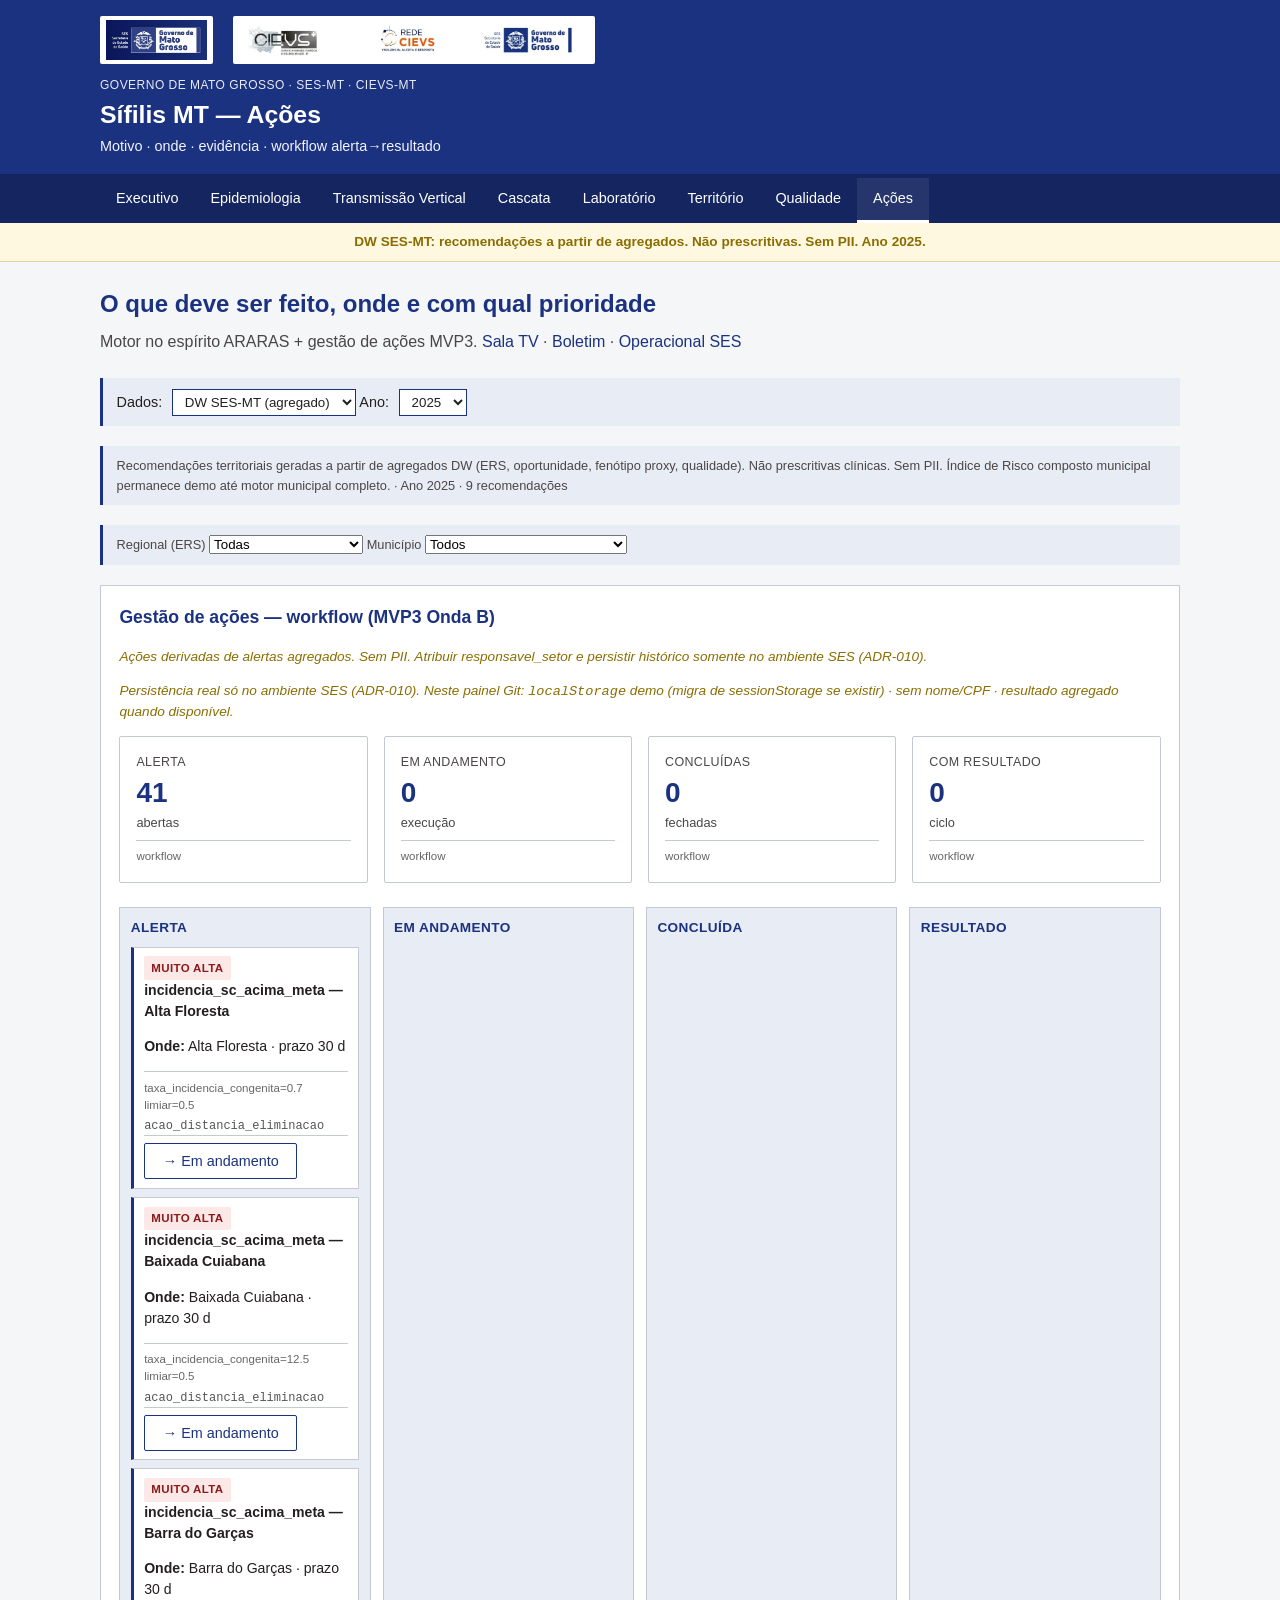
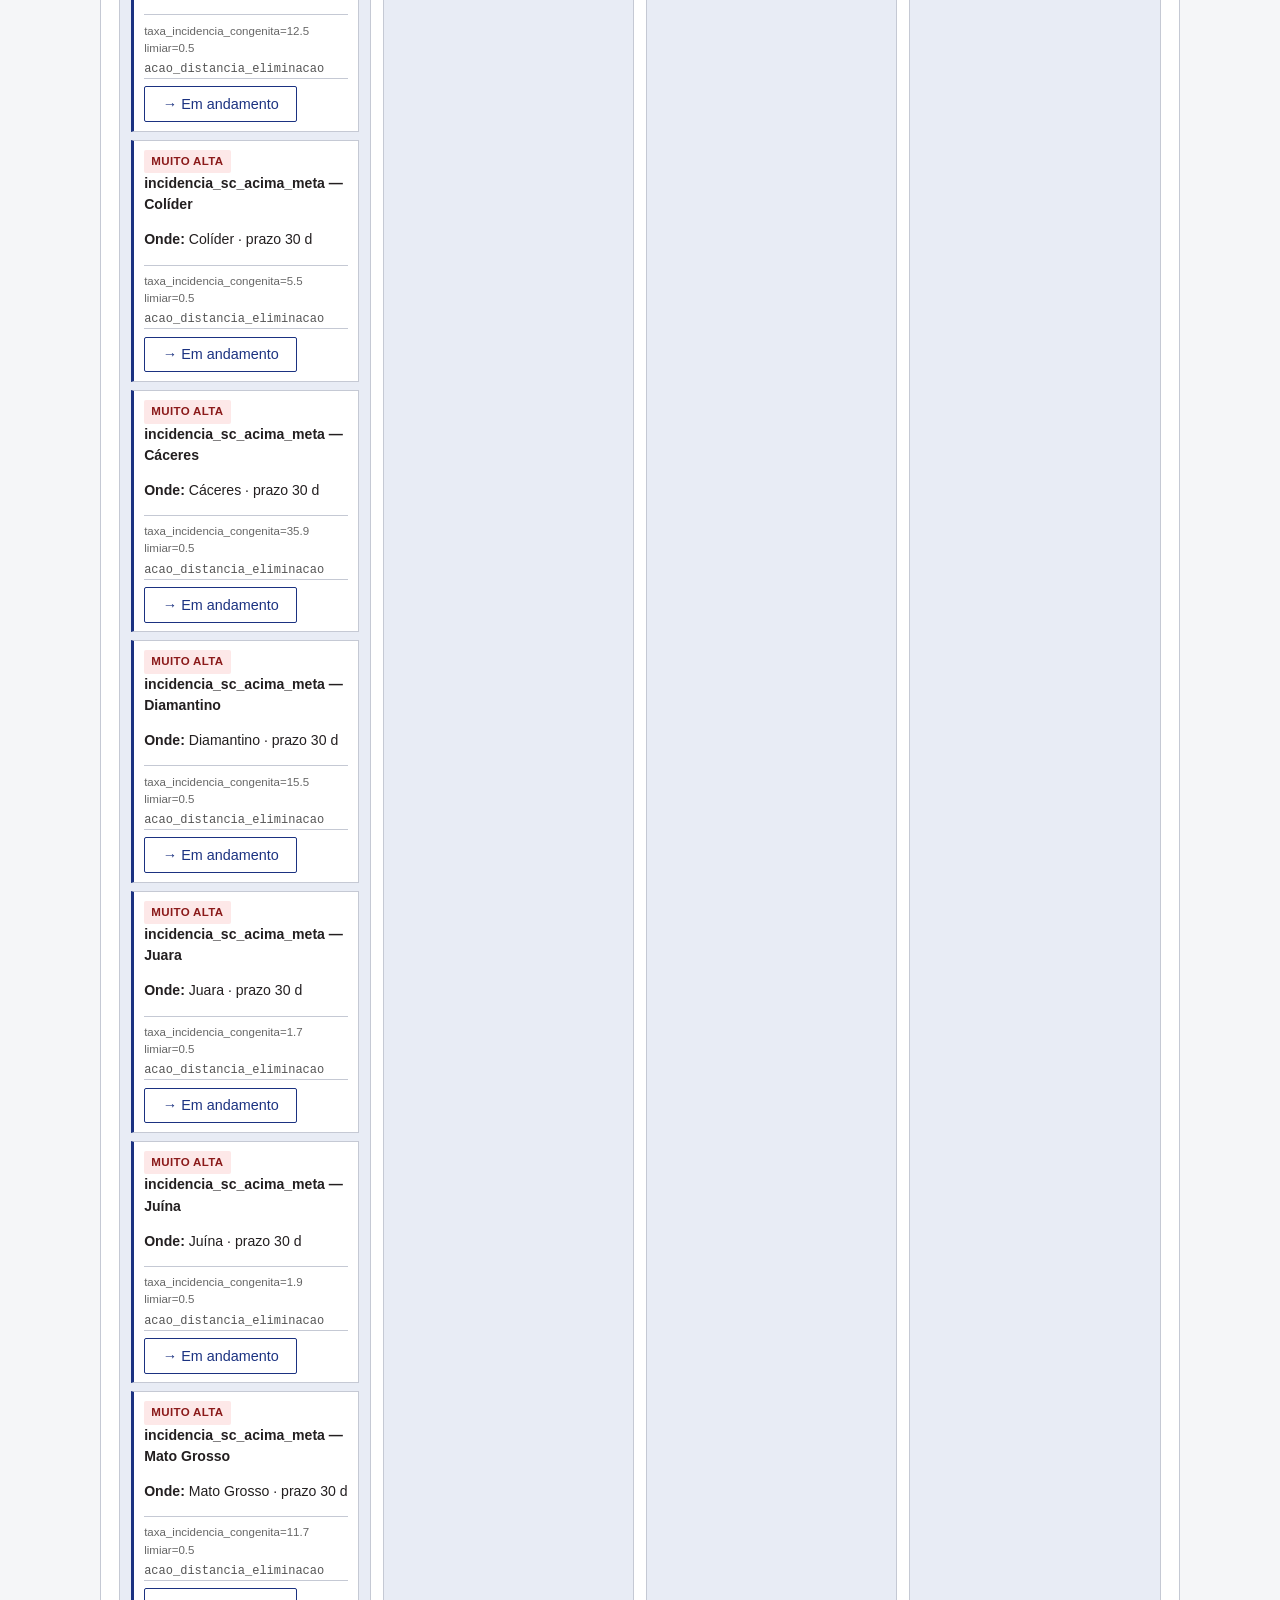
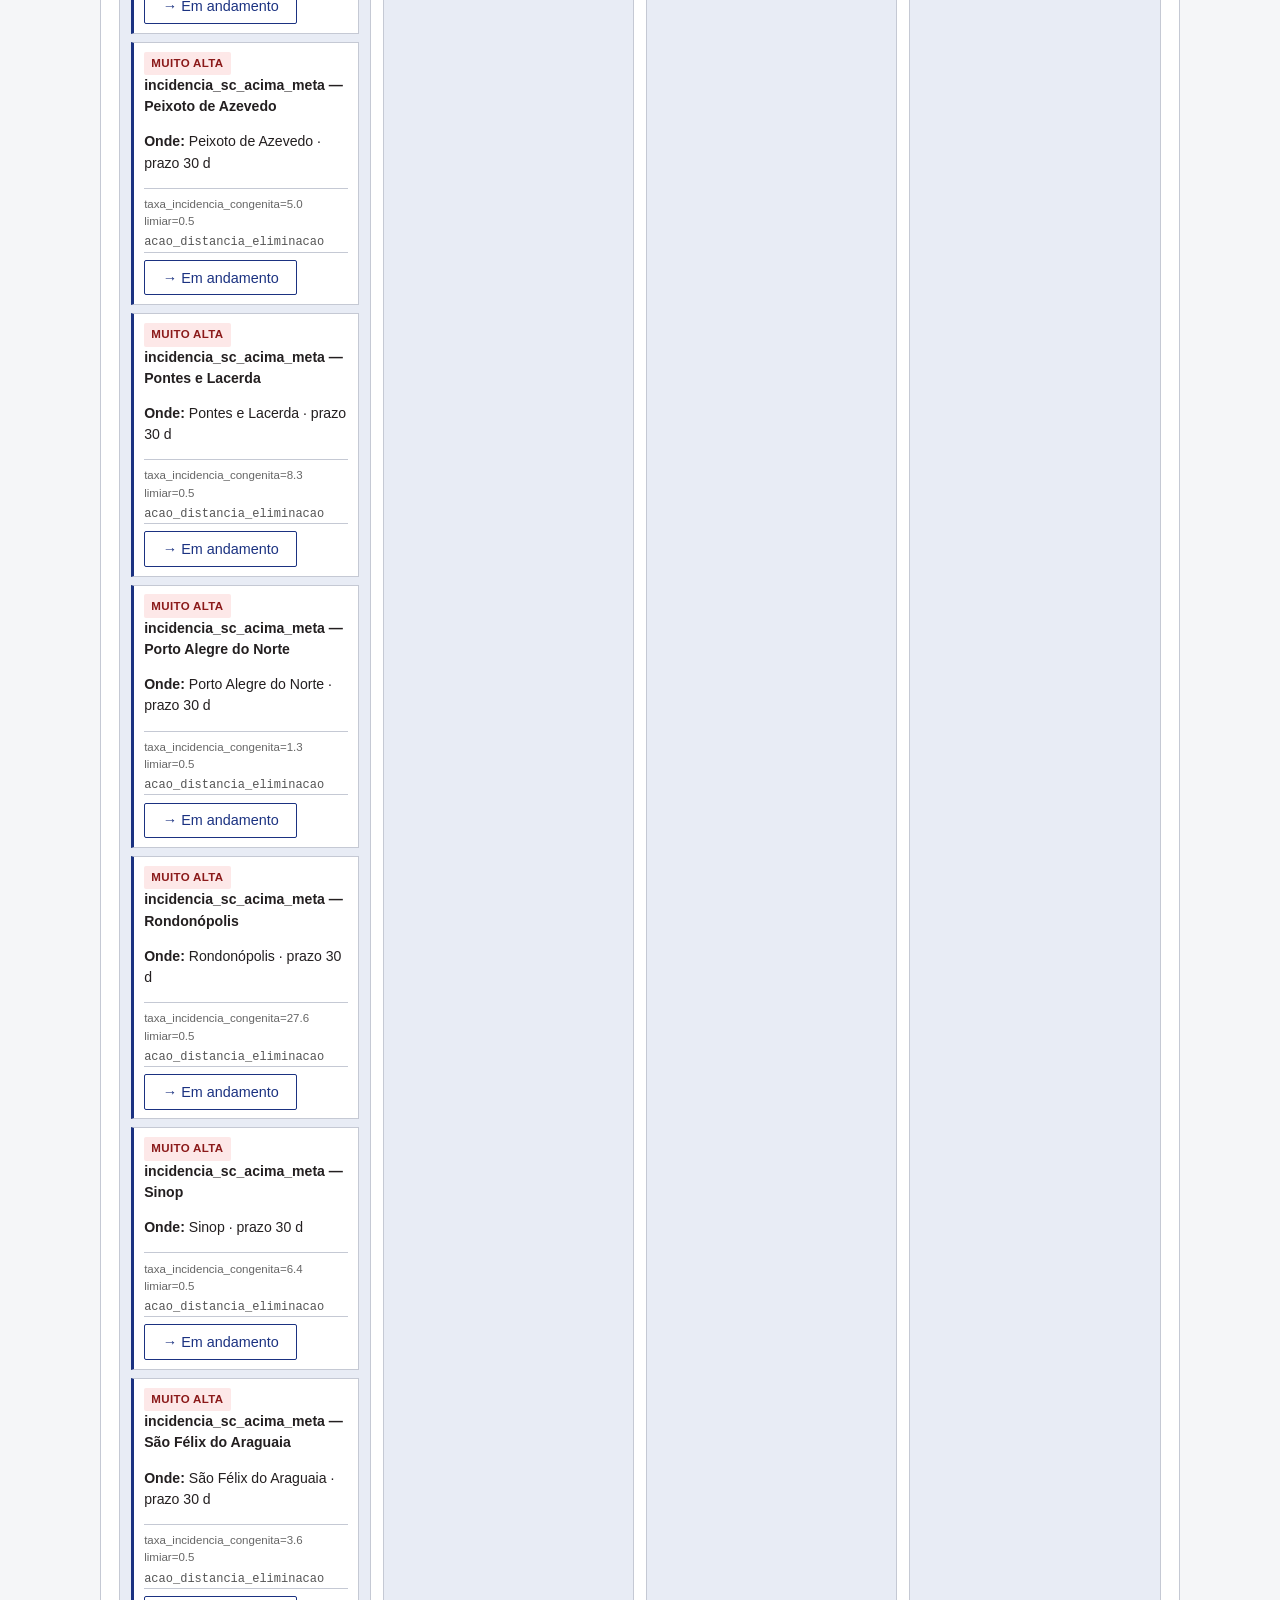
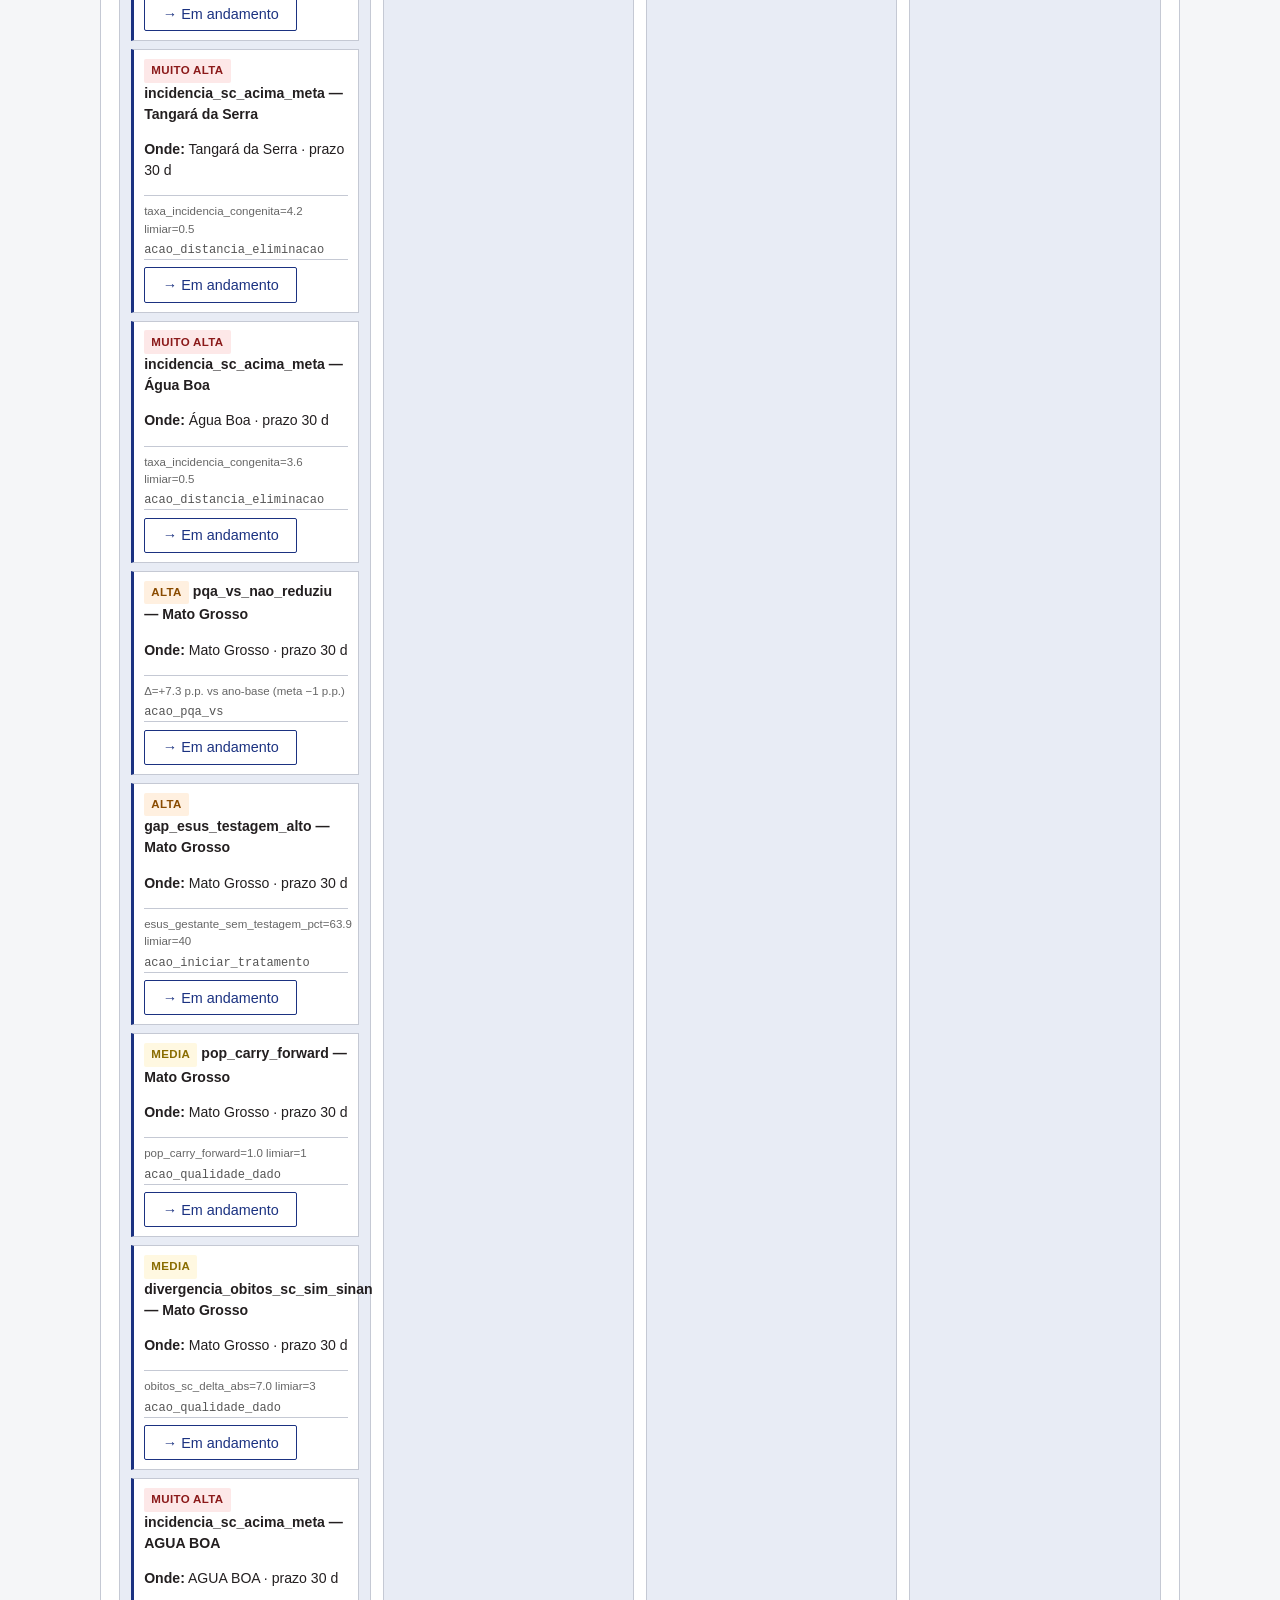
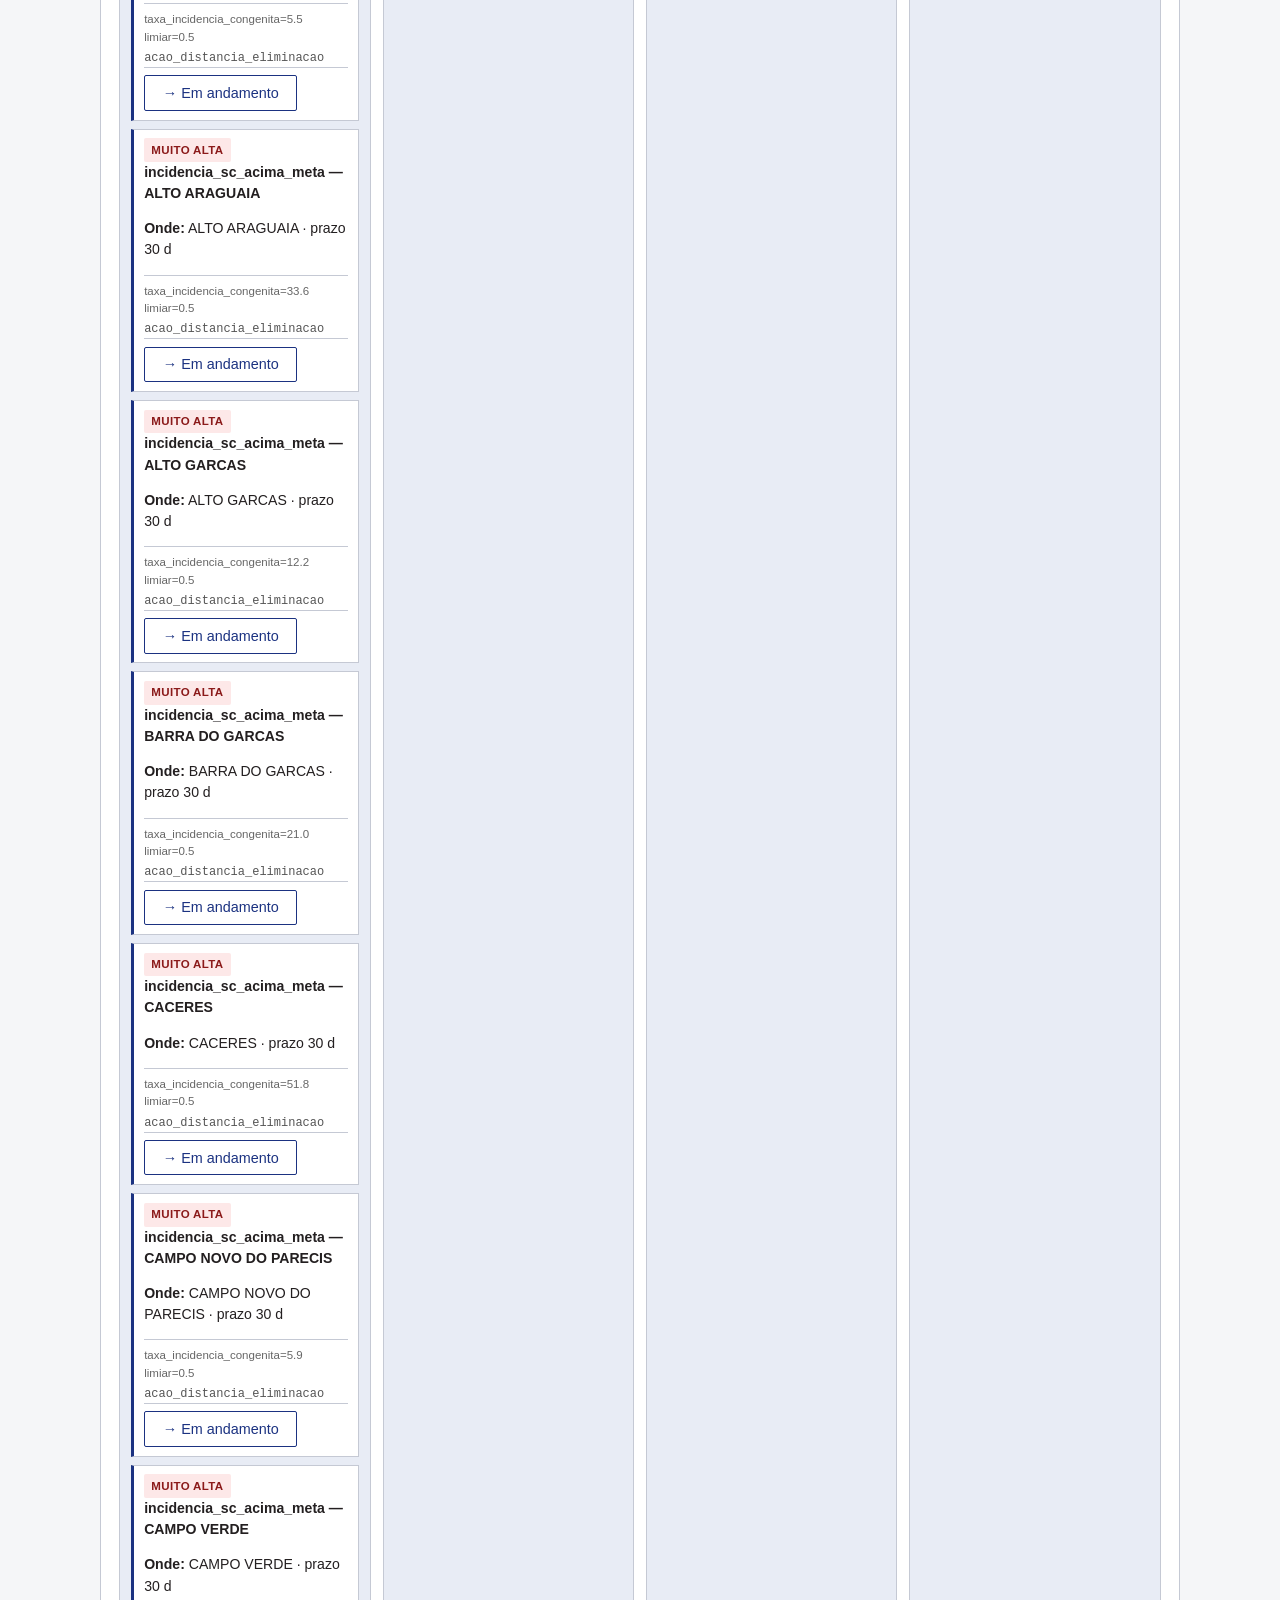
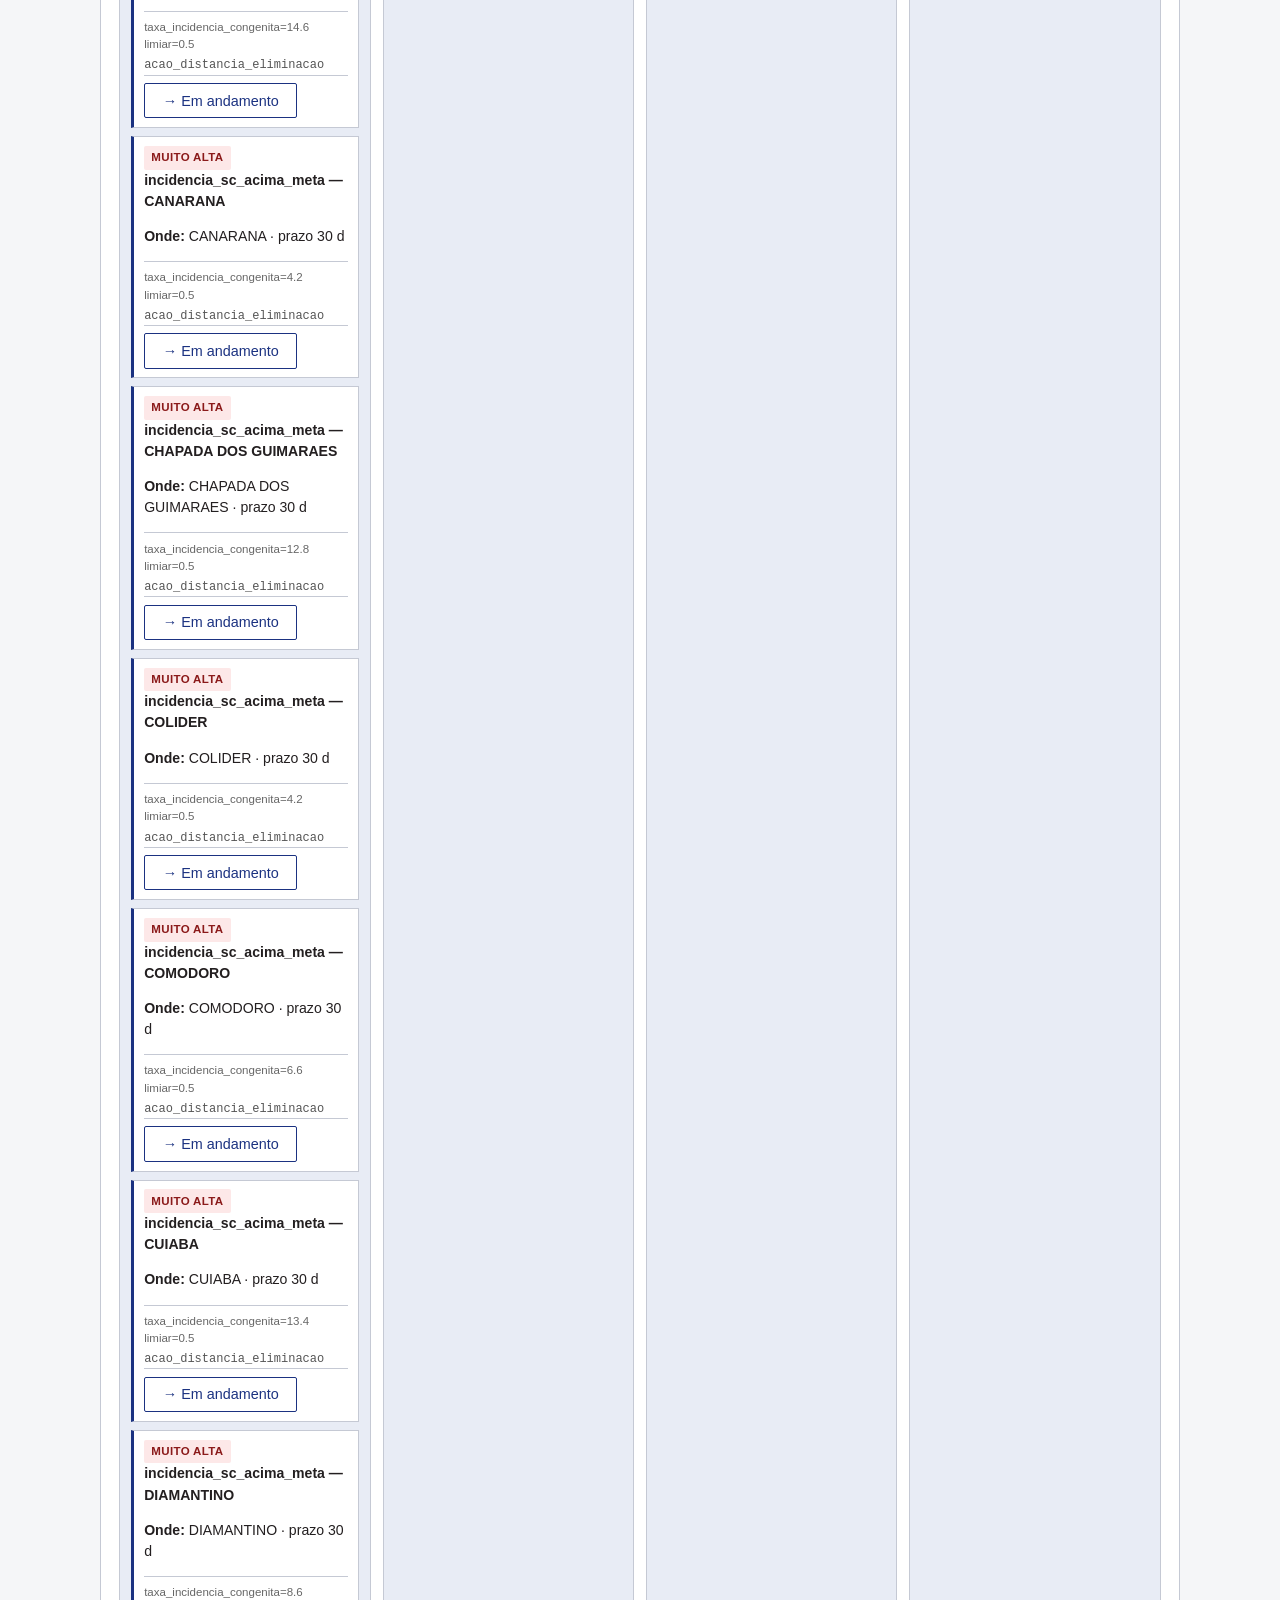
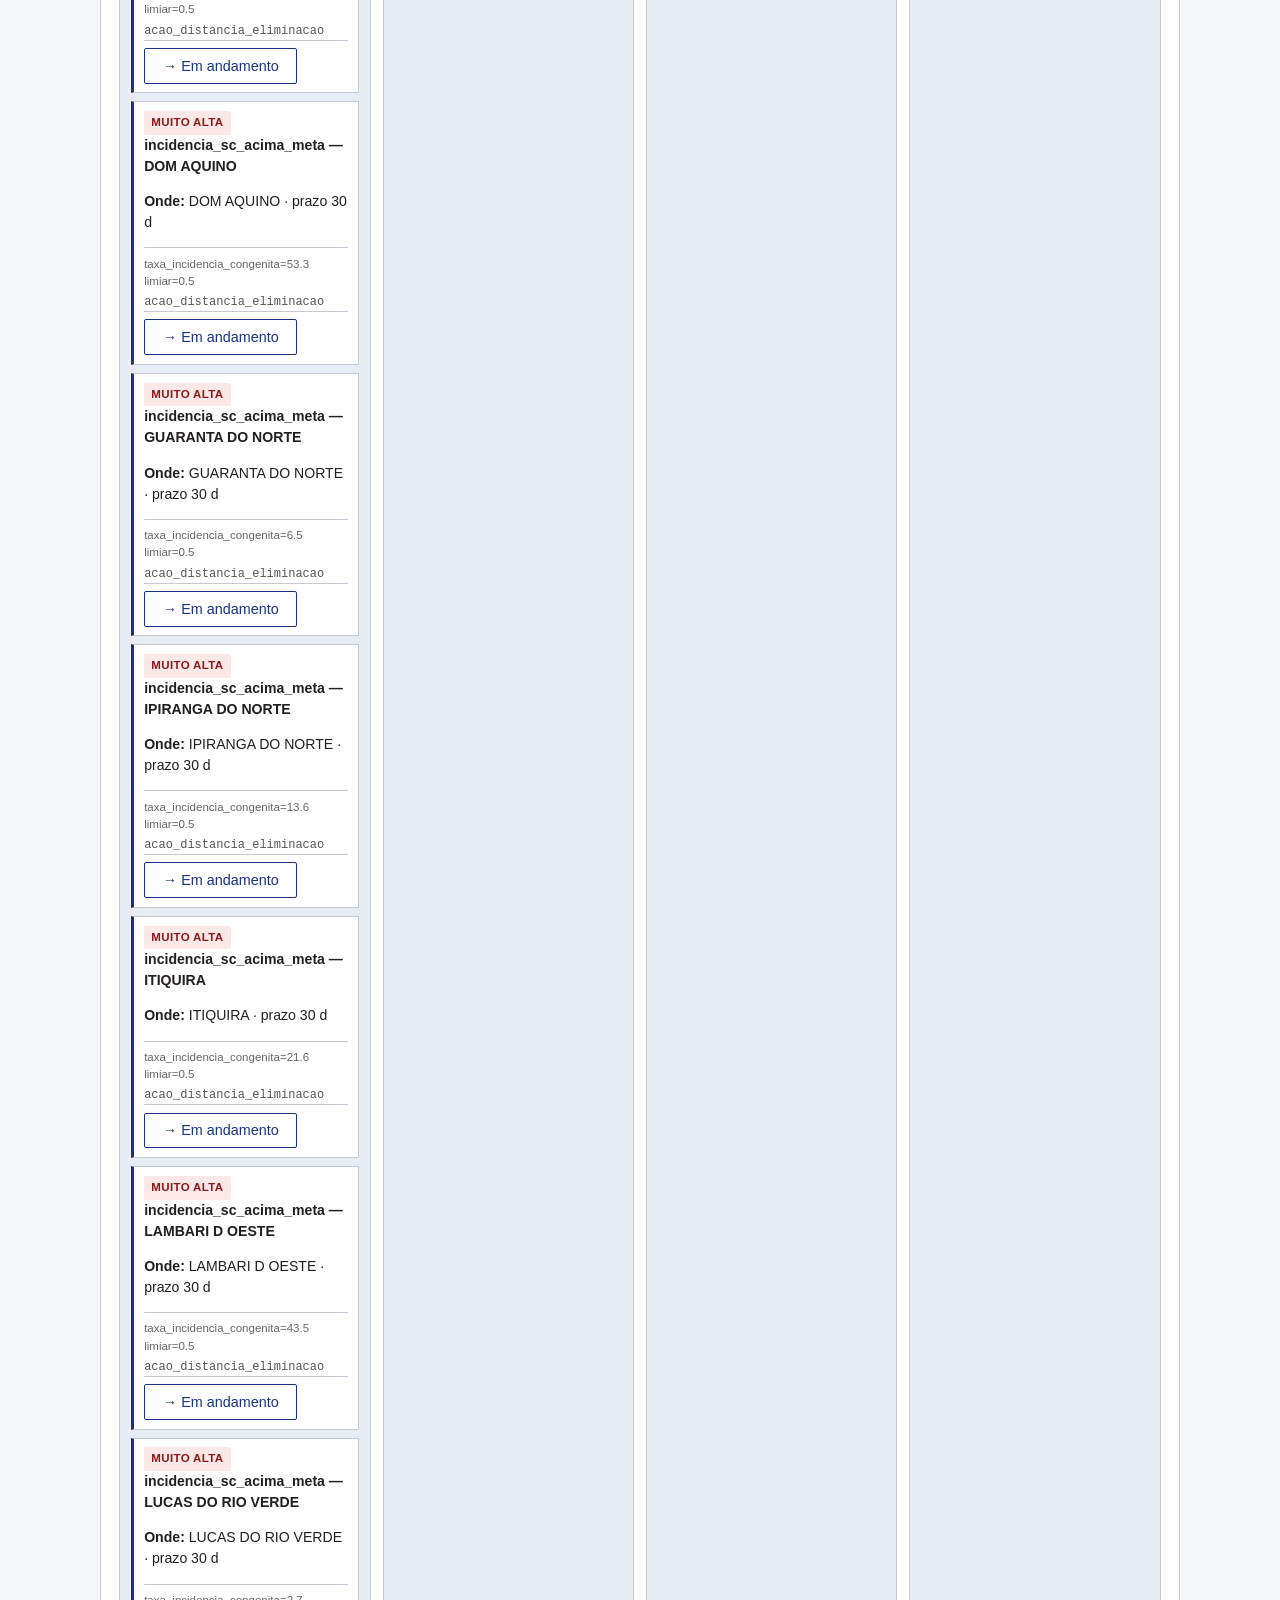
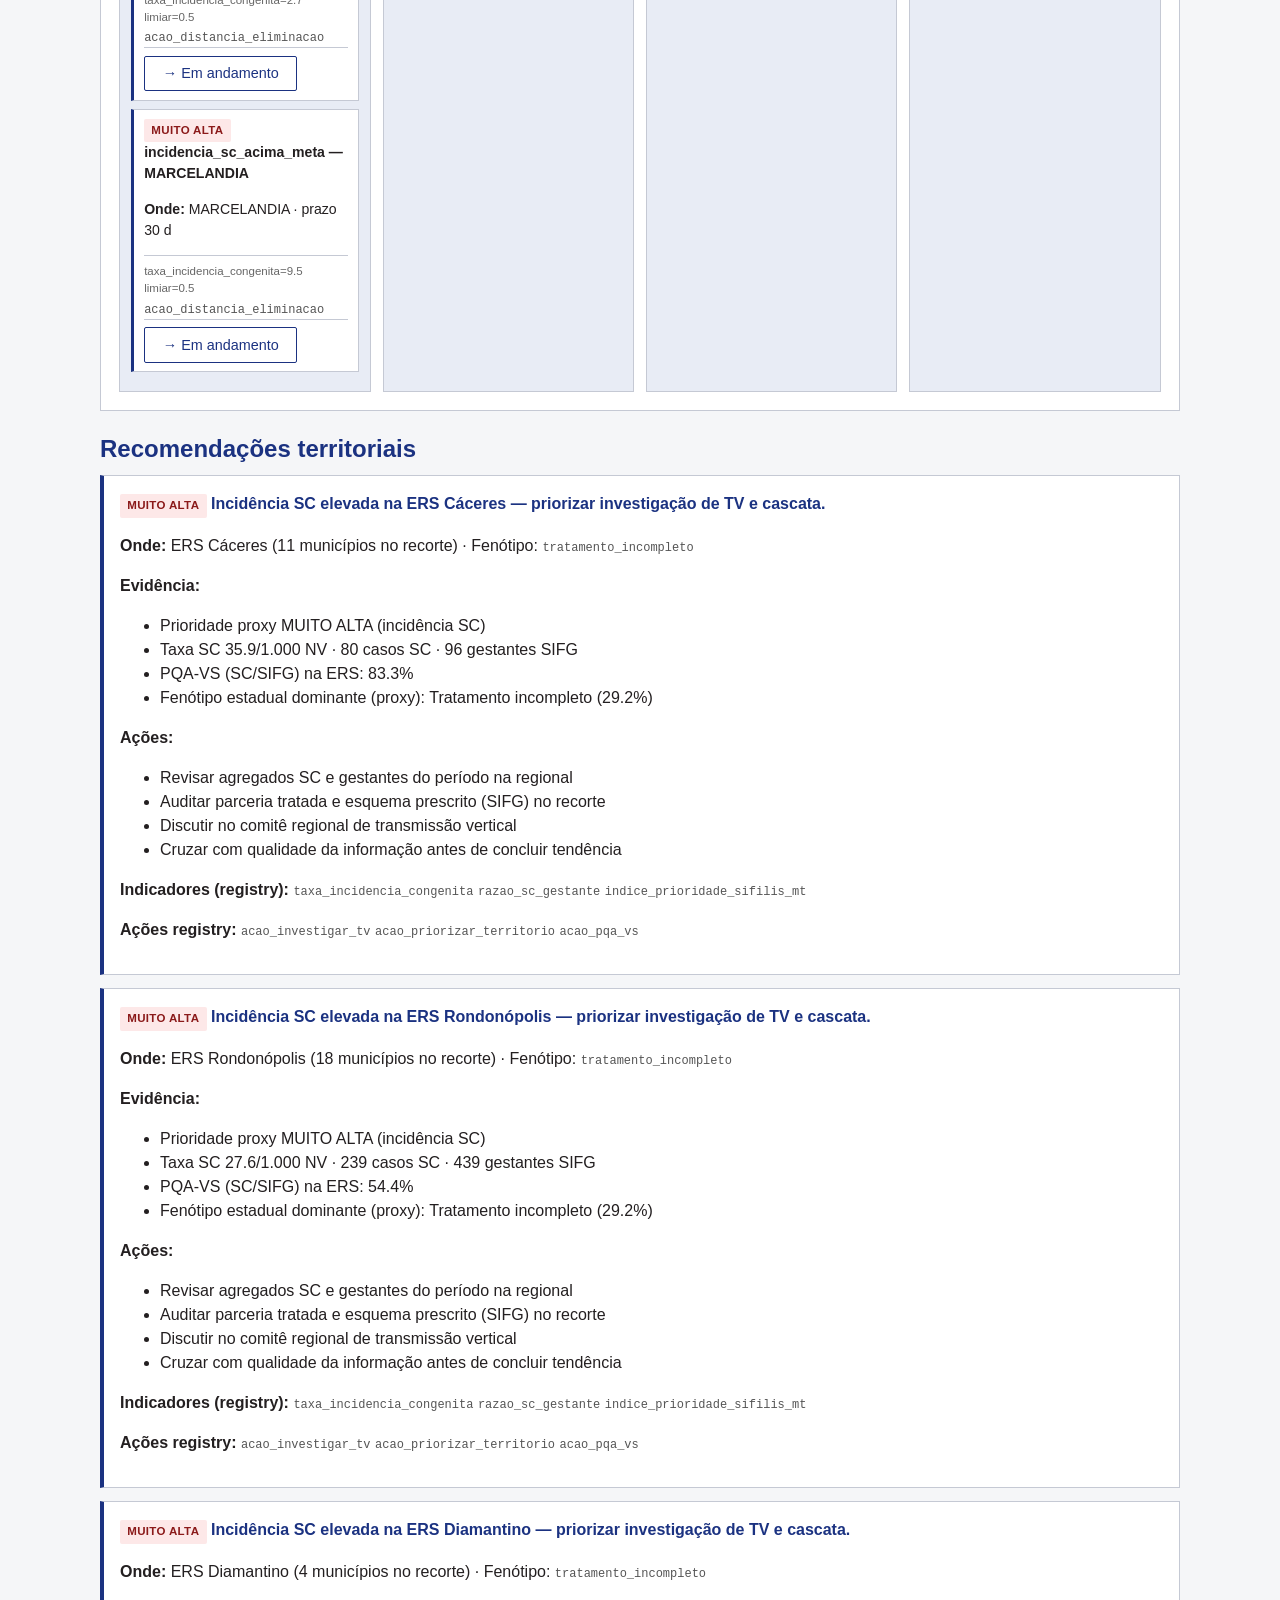
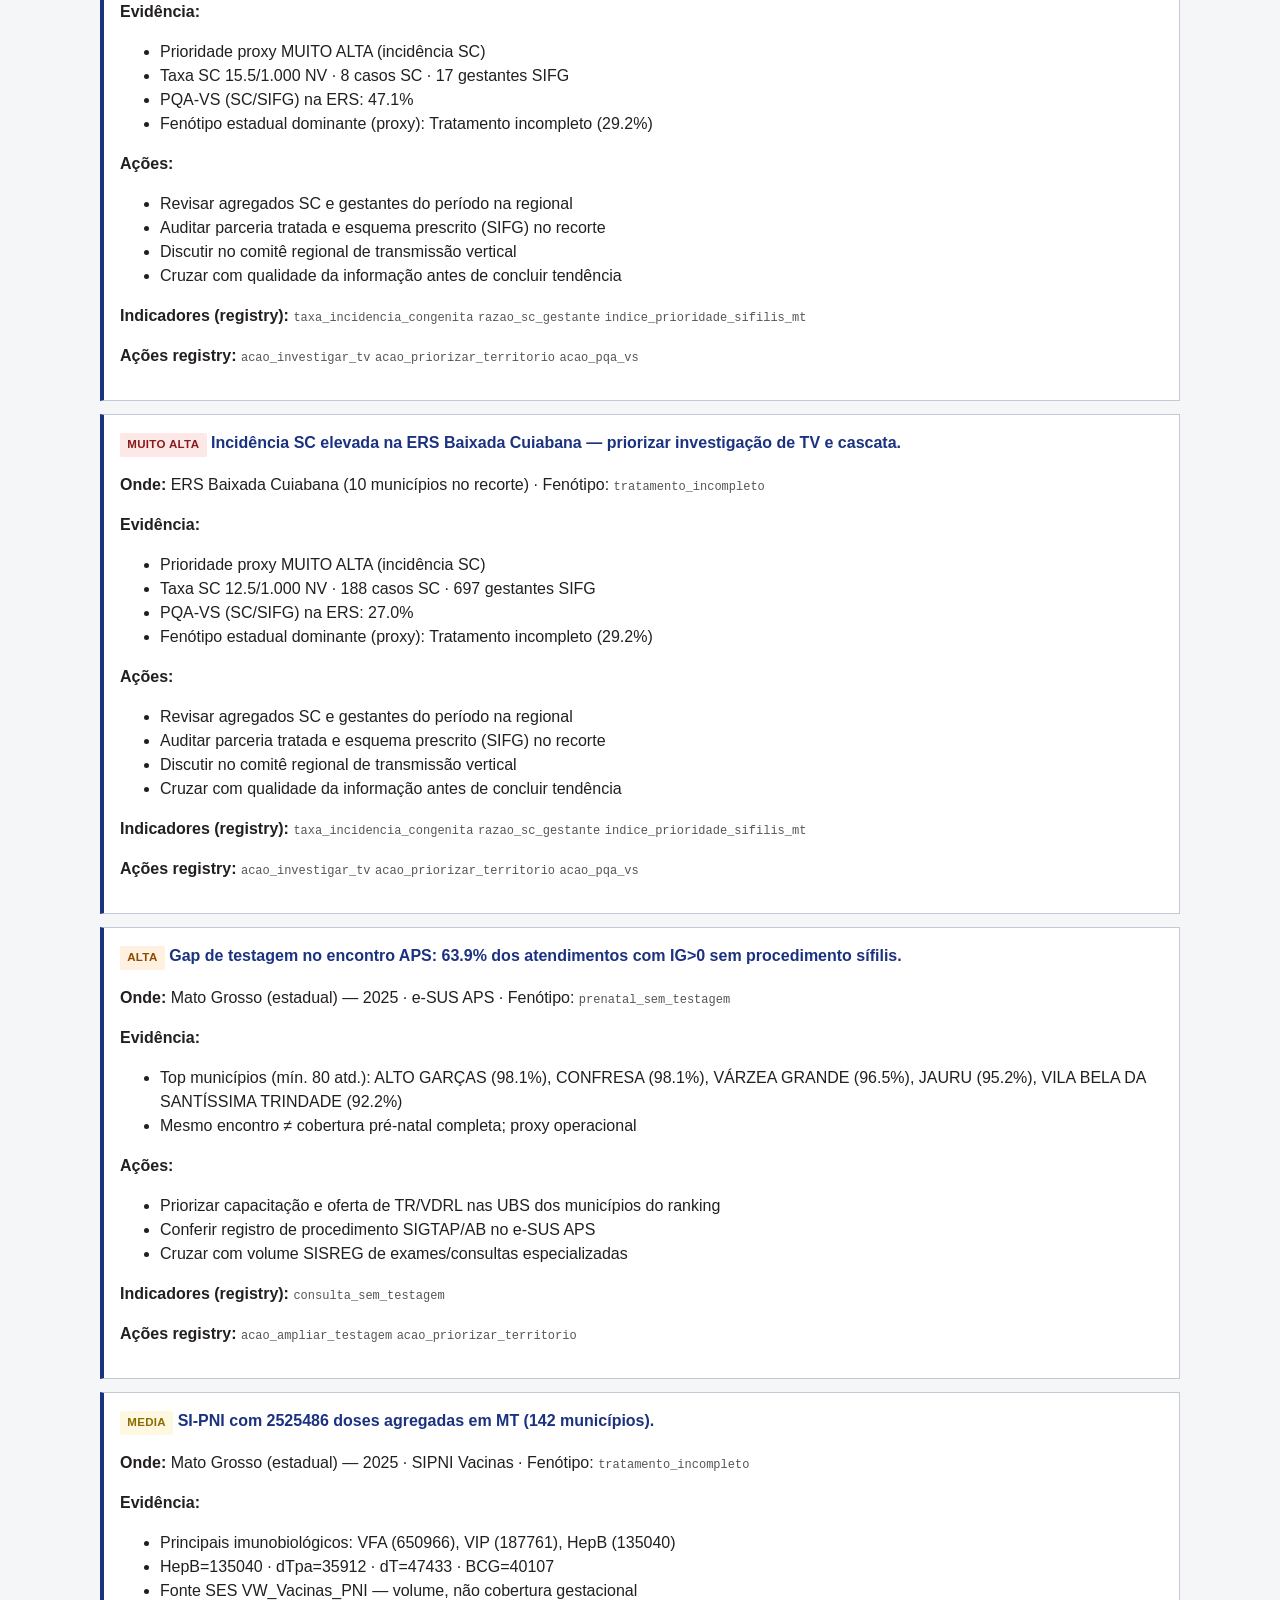
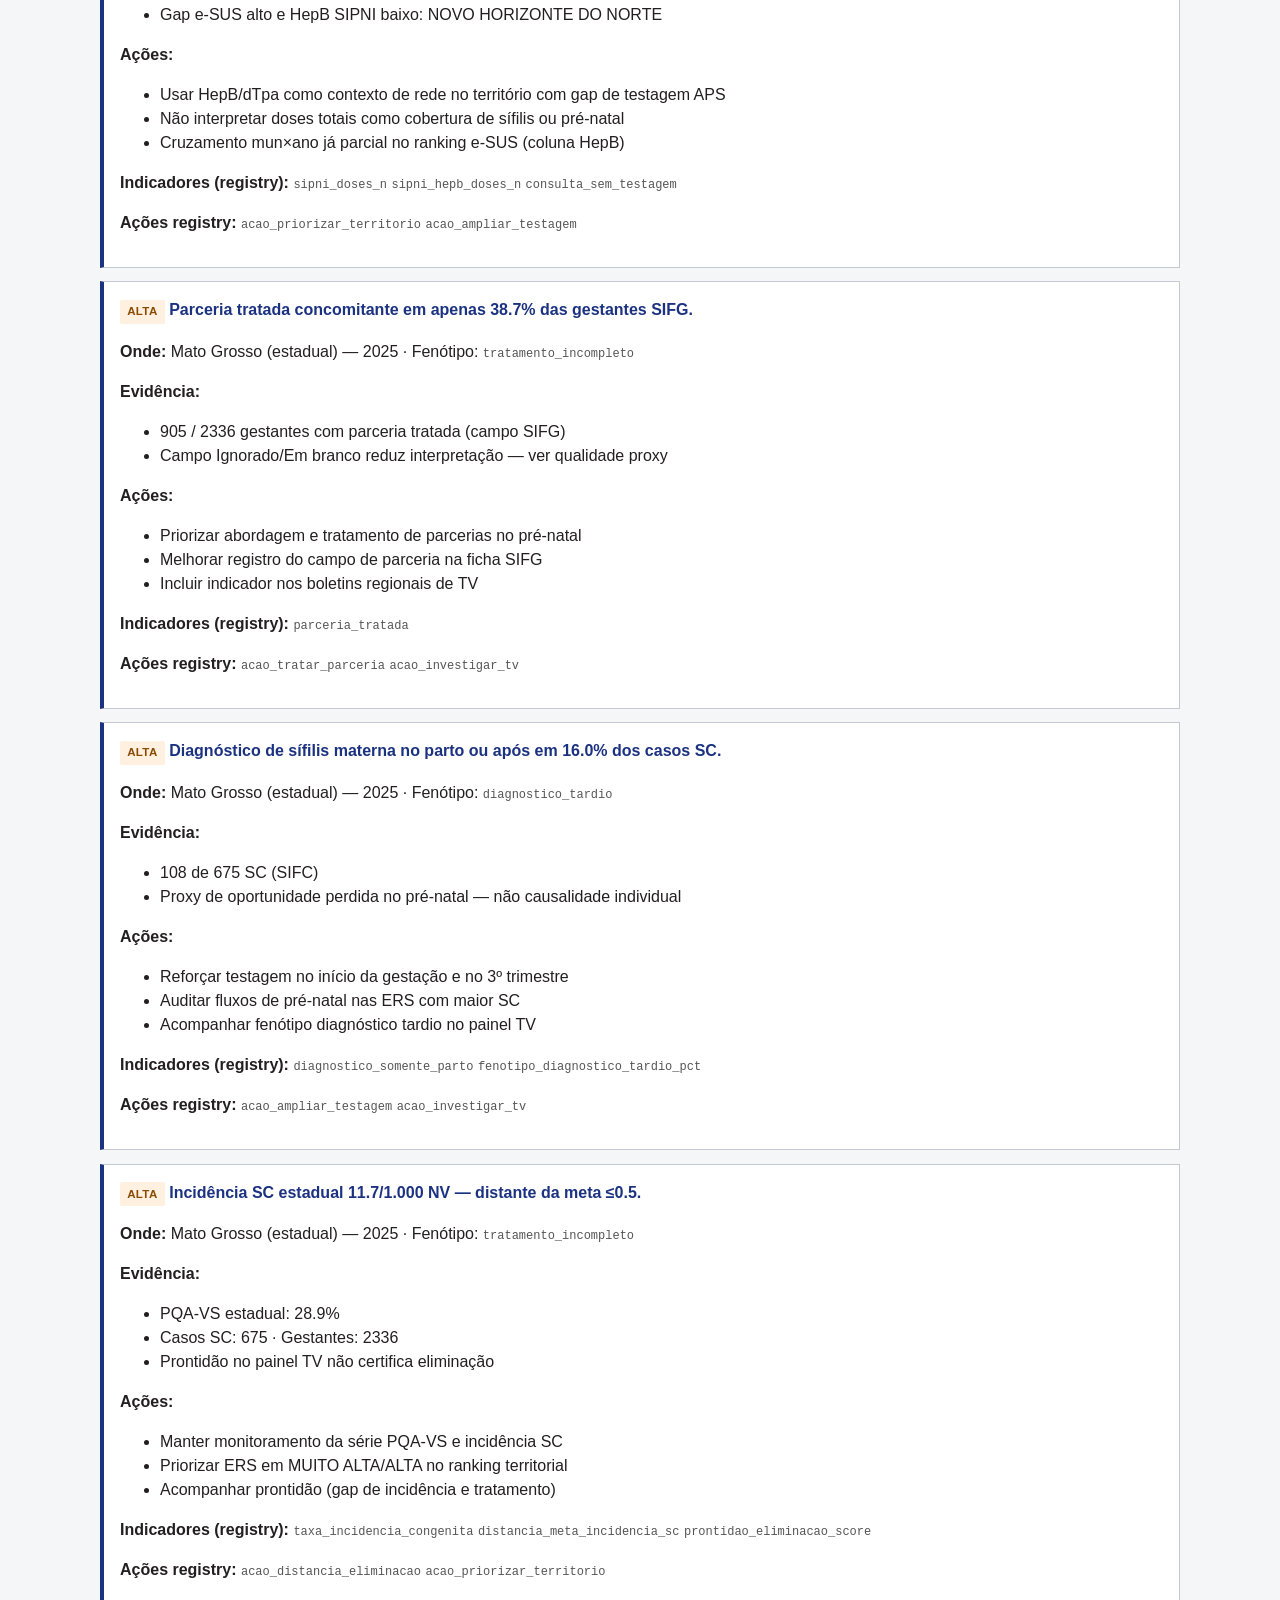
<file: acoes.html>
<!DOCTYPE html>
<html lang="pt-BR">
<head>
  <meta charset="UTF-8" />
  <meta name="viewport" content="width=device-width, initial-scale=1" />
  <title>Ações — Sífilis MT</title>
  <link rel="stylesheet" href="assets/css/ses-mt.css" />
  <script src="assets/js/app.js" defer></script>
</head>
<body>
  <header class="cabecalho"><div class="cabecalho-inner">
    <p class="cabecalho-orgao">Governo de Mato Grosso · SES-MT · CIEVS-MT</p>
    <h1>Sífilis MT — Ações</h1>
    <p class="cabecalho-sub">Motivo · onde · evidência · workflow alerta→resultado</p>
  </div></header>
  <nav class="nav-principal"><ul>
    <li><a href="index.html">Executivo</a></li>
    <li><a href="epidemiologia.html">Epidemiologia</a></li>
    <li><a href="transmissao-vertical.html">Transmissão Vertical</a></li>
    <li><a href="cascata.html">Cascata</a></li>
    <li><a href="laboratorio.html">Laboratório</a></li>
    <li><a href="territorio.html">Território</a></li>
    <li><a href="qualidade.html">Qualidade</a></li>
    <li><a href="acoes.html" aria-current="page">Ações</a></li>
  </ul></nav>
  <div class="faixa-demo" id="faixa-demo"><strong>DW / DEMO:</strong> recomendações de gestão — não prescritivas clínicas.</div>
  <main class="conteudo">
    <h2 class="page-titulo">O que deve ser feito, onde e com qual prioridade</h2>
    <p class="page-lead">
      Motor no espírito ARARAS + gestão de ações MVP3.
      <a href="sala-tv.html">Sala TV</a> · <a href="boletim.html">Boletim</a> ·
      <a href="operacional-ses.html">Operacional SES</a>
    </p>
    <p class="meta-dados" id="seletor-fonte"></p>
    <p class="meta-dados" id="meta"></p>
    <p class="meta-dados" id="filtros-acoes">
      <label>Regional (ERS)
        <select id="filtro-ers"><option value="">Todas</option></select>
      </label>
      <label>Município
        <select id="filtro-mun" disabled><option value="">Todos</option></select>
      </label>
    </p>

    <section class="secao" aria-labelledby="wf-titulo">
      <h2 id="wf-titulo">Gestão de ações — workflow (MVP3 Onda B)</h2>
      <p class="aviso-regra" id="wf-aviso"></p>
      <p class="aviso-regra">
        Persistência real só no ambiente SES (ADR-010). Neste painel Git: <code>localStorage</code> demo
        (migra de sessionStorage se existir) · sem nome/CPF · resultado agregado quando disponível.
      </p>
      <div class="kpis" id="wf-kpis"></div>
      <div class="workflow-board" id="wf-board"></div>
    </section>

    <h2 class="page-titulo">Recomendações territoriais</h2>
    <div class="lista-acoes" id="lista"></div>
    <section class="secao">
      <h2>Prioridade por ERS (proxy incidência SC)</h2>
      <div class="tabela-scroll">
        <table class="dados" id="tab-ers">
          <thead>
            <tr>
              <th>ERS</th>
              <th>Gestante</th>
              <th>SC</th>
              <th>Taxa SC</th>
              <th>PQA %</th>
              <th>Prioridade*</th>
            </tr>
          </thead>
          <tbody></tbody>
        </table>
      </div>
      <p class="aviso-regra">* Proxy por incidência SC — não é Índice de Risco composto (ADR-003). Tabela demo de subíndices permanece em <code>risco_municipios.json</code>.</p>
    </section>
  </main>
  <footer class="rodape"><div class="rodape-inner"><p>SES-MT · CIEVS-MT · Recomendações de gestão — não substituem protocolo clínico · ADR-008</p></div></footer>
  <script>
    document.addEventListener("DOMContentLoaded", async function () {
      SifilisApp.barraFonte("seletor-fonte");
      const [rec, terrRaw, risco, epi, gestao] = await Promise.all([
        SifilisApp.load("recomendacoes.json"),
        SifilisApp.load("territorio_indicadores.json").catch(function () { return null; }),
        SifilisApp.load("risco_municipios.json").catch(function () { return null; }),
        SifilisApp.load("epidemiologia.json").catch(function () { return null; }),
        SifilisApp.load("gestao_acoes.json").catch(function () { return null; }),
      ]);
      const anos = (epi && epi.anos_disponiveis) || (terrRaw && [terrRaw.ano]) || [];
      const ano = SifilisApp.barraAno("wrap-ano", anos, (epi && epi.ano) || (terrRaw && terrRaw.ano));
      const terr = terrRaw ? SifilisApp.dadoNoAno(terrRaw, ano) : null;
      const faixa = document.getElementById("faixa-demo");
      if (faixa) {
        faixa.innerHTML =
          rec.tipo === "extracao_dw"
            ? "<strong>DW SES-MT:</strong> recomendações a partir de agregados. Não prescritivas. Sem PII. Ano " + ano + "."
            : "<strong>DEMONSTRAÇÃO:</strong> recomendações sintéticas — não prescritivas clínicas.";
      }
      document.getElementById("meta").textContent =
        (rec.aviso || "") + " · Ano " + (rec.ano || ano) + " · " + (rec.recomendacoes || []).length + " recomendações";

      if (gestao) {
        document.getElementById("wf-aviso").textContent = gestao.aviso || "";
        const statusLabels = {
          alerta: "Alerta",
          em_andamento: "Em andamento",
          concluida: "Concluída",
          resultado: "Resultado",
        };
        const TRANS = {
          alerta: ["em_andamento"],
          em_andamento: ["concluida", "alerta"],
          concluida: ["resultado"],
          resultado: [],
        };
        const STORE_KEY = "sifilis_mt_gestao_local_v1";
        try {
          var local = JSON.parse(localStorage.getItem(STORE_KEY) || sessionStorage.getItem(STORE_KEY) || "{}");
          (gestao.itens || []).forEach(function (it) {
            if (local[it.id]) {
              it.status = local[it.id].status || it.status;
              if (local[it.id].resultado) it.resultado = local[it.id].resultado;
            }
          });
        } catch (e) { /* ignore */ }
        function salvarLocal() {
          var map = {};
          (gestao.itens || []).forEach(function (it) {
            map[it.id] = { status: it.status, resultado: it.resultado || null };
          });
          localStorage.setItem(STORE_KEY, JSON.stringify(map));
        }
        const epiEstado = epi && (SifilisApp.estadoNoAno ? SifilisApp.estadoNoAno(epi, ano) : epi.estado);
        const selErs = document.getElementById("filtro-ers");
        const selMun = document.getElementById("filtro-mun");
        const ersSet = {};
        (gestao.itens || []).forEach(function (it) {
          if (it.ers) ersSet[it.ers] = true;
        });
        Object.keys(ersSet).sort().forEach(function (e) {
          const o = document.createElement("option");
          o.value = e;
          o.textContent = e;
          selErs.appendChild(o);
        });
        function itensFiltrados() {
          var ers = selErs.value;
          var mun = selMun.value;
          return (gestao.itens || []).filter(function (it) {
            if (ers && it.ers !== ers && it.territorio !== ers) return false;
            if (mun && String(it.co_municipio_ibge || "") !== mun && it.territorio !== mun) return false;
            return true;
          });
        }
        function popularMun() {
          selMun.innerHTML = '<option value="">Todos</option>';
          var ers = selErs.value;
          var muns = {};
          (gestao.itens || []).forEach(function (it) {
            if (ers && it.ers !== ers && it.territorio !== ers) return;
            if (it.nivel === "municipio" && (it.co_municipio_ibge || it.territorio)) {
              muns[it.co_municipio_ibge || it.territorio] = it.territorio;
            }
          });
          var keys = Object.keys(muns).sort();
          selMun.disabled = !keys.length;
          keys.forEach(function (k) {
            var o = document.createElement("option");
            o.value = k;
            o.textContent = muns[k];
            selMun.appendChild(o);
          });
        }
        function aplicarTransicao(id, novo) {
          var it = (gestao.itens || []).find(function (x) { return x.id === id; });
          if (!it) return;
          var ok = (TRANS[it.status] || []).indexOf(novo) >= 0;
          if (!ok) return;
          it.status = novo;
          if (novo === "resultado") {
            var pqa = epiEstado && epiEstado.razao_sc_gestante_pct;
            var taxa = epiEstado && epiEstado.congenita && epiEstado.congenita.taxa;
            it.resultado = {
              resumo: "Resultado registrado no painel (demo local — persistir no SES).",
              efeito_observado:
                "Indicadores estaduais de referência: PQA=" +
                SifilisApp.fmt(pqa, 1) +
                "% · taxa SC=" +
                SifilisApp.fmt(taxa, 1) +
                "/1.000 NV. Comparar com janela anterior no refresh. Sem afirmação causal.",
              indicadores_depois: {
                razao_sc_gestante_pct: pqa,
                taxa_incidencia_congenita: taxa,
              },
            };
          }
          salvarLocal();
          renderBoard();
        }
        function renderBoard() {
          var itens = itensFiltrados();
          var counts = { alerta: 0, em_andamento: 0, concluida: 0, resultado: 0 };
          itens.forEach(function (it) {
            if (counts[it.status] != null) counts[it.status]++;
          });
          document.getElementById("wf-kpis").innerHTML =
            SifilisApp.kpi("Alerta", String(counts.alerta), "abertas", "workflow") +
            SifilisApp.kpi("Em andamento", String(counts.em_andamento), "execução", "workflow") +
            SifilisApp.kpi("Concluídas", String(counts.concluida), "fechadas", "workflow") +
            SifilisApp.kpi("Com resultado", String(counts.resultado), "ciclo", "workflow");
          const board = document.getElementById("wf-board");
          board.innerHTML = "";
          (gestao.status_fluxo || Object.keys(statusLabels)).forEach(function (st) {
            const col = document.createElement("div");
            col.className = "workflow-col";
            col.innerHTML = "<h3>" + (statusLabels[st] || st) + "</h3>";
            itens.filter(function (it) { return it.status === st; }).forEach(function (it) {
              const card = document.createElement("article");
              card.className = "workflow-card";
              var btns = (TRANS[it.status] || [])
                .map(function (nx) {
                  return (
                    '<button type="button" class="btn btn-secundario btn-transicao" data-id="' +
                    it.id +
                    '" data-nx="' +
                    nx +
                    '">→ ' +
                    (statusLabels[nx] || nx) +
                    "</button>"
                  );
                })
                .join(" ");
              card.innerHTML =
                "<p class=\"wf-titulo\">" + SifilisApp.badgePrioridade(it.prioridade) + " " + it.titulo + "</p>" +
                "<p><strong>Onde:</strong> " + it.territorio +
                (it.prazo_dias != null ? " · prazo " + it.prazo_dias + " d" : "") + "</p>" +
                "<p class=\"kpi-fonte\">" + (it.evidencia_resumo || "") + "</p>" +
                (it.resultado
                  ? "<p><strong>Resultado:</strong> " + it.resultado.resumo +
                    "<br><em>" + (it.resultado.efeito_observado || "") + "</em></p>"
                  : "") +
                (it.acao_associada_ids || []).map(function (id) {
                  return '<span class="tag-registry">' + id + "</span>";
                }).join(" ") +
                (btns ? "<p class=\"kpi-fonte\">" + btns + "</p>" : "");
              col.appendChild(card);
            });
            board.appendChild(col);
          });
          board.querySelectorAll(".btn-transicao").forEach(function (btn) {
            btn.addEventListener("click", function () {
              aplicarTransicao(btn.getAttribute("data-id"), btn.getAttribute("data-nx"));
            });
          });
        }
        selErs.addEventListener("change", function () {
          popularMun();
          renderBoard();
        });
        selMun.addEventListener("change", renderBoard);
        popularMun();
        renderBoard();
      }

      const lista = document.getElementById("lista");
      (rec.recomendacoes || []).forEach(function (r) {
        const tags = (r.indicador_ids || []).map(function (id) {
          return '<span class="tag-registry">' + id + "</span>";
        }).join(" ");
        const acoesReg = (r.acao_associada_ids || []).map(function (id) {
          return '<span class="tag-registry">' + id + "</span>";
        }).join(" ");
        lista.innerHTML +=
          "<article><h3>" + SifilisApp.badgePrioridade(r.prioridade) + " " + r.motivo + "</h3>" +
          "<p><strong>Onde:</strong> " + r.onde +
          (r.fenotipo_dominante ? " · Fenótipo: <span class=\"tag-registry\">" + r.fenotipo_dominante + "</span>" : "") +
          "</p>" +
          "<p><strong>Evidência:</strong></p><ul>" +
          (r.evidencia || []).map(function (e) { return "<li>" + e + "</li>"; }).join("") +
          "</ul><p><strong>Ações:</strong></p><ul>" +
          (r.acoes || []).map(function (a) { return "<li>" + a + "</li>"; }).join("") +
          "</ul>" +
          (tags ? "<p><strong>Indicadores (registry):</strong> " + tags + "</p>" : "") +
          (acoesReg ? "<p><strong>Ações registry:</strong> " + acoesReg + "</p>" : "") +
          "</article>";
      });

      const tb = document.querySelector("#tab-ers tbody");
      const ers = (terr && terr.ranking_ers) || [];
      if (ers.length) {
        ers.forEach(function (r) {
          tb.innerHTML +=
            "<tr><td>" + r.nome +
            '</td><td class="num">' + SifilisApp.fmt(r.gestante_casos) +
            '</td><td class="num">' + SifilisApp.fmt(r.congenita_casos) +
            '</td><td class="num">' + SifilisApp.fmt(r.taxa_congenita, 1) +
            '</td><td class="num">' + SifilisApp.fmt(r.razao_sc_gestante_pct, 1) +
            "</td><td>" + SifilisApp.badgePrioridade(r.prioridade_max) + "</td></tr>";
        });
      } else if (risco && risco.municipios) {
        risco.municipios.slice().sort(function (a, b) { return b.score - a.score; }).forEach(function (m) {
          tb.innerHTML +=
            "<tr><td>" + m.nome +
            '</td><td class="num">—</td><td class="num">—</td><td class="num">—</td><td class="num">—</td><td>' +
            SifilisApp.badgePrioridade(m.prioridade) + "</td></tr>";
        });
      }
    });
  </script>
</body>
</html>
</file>
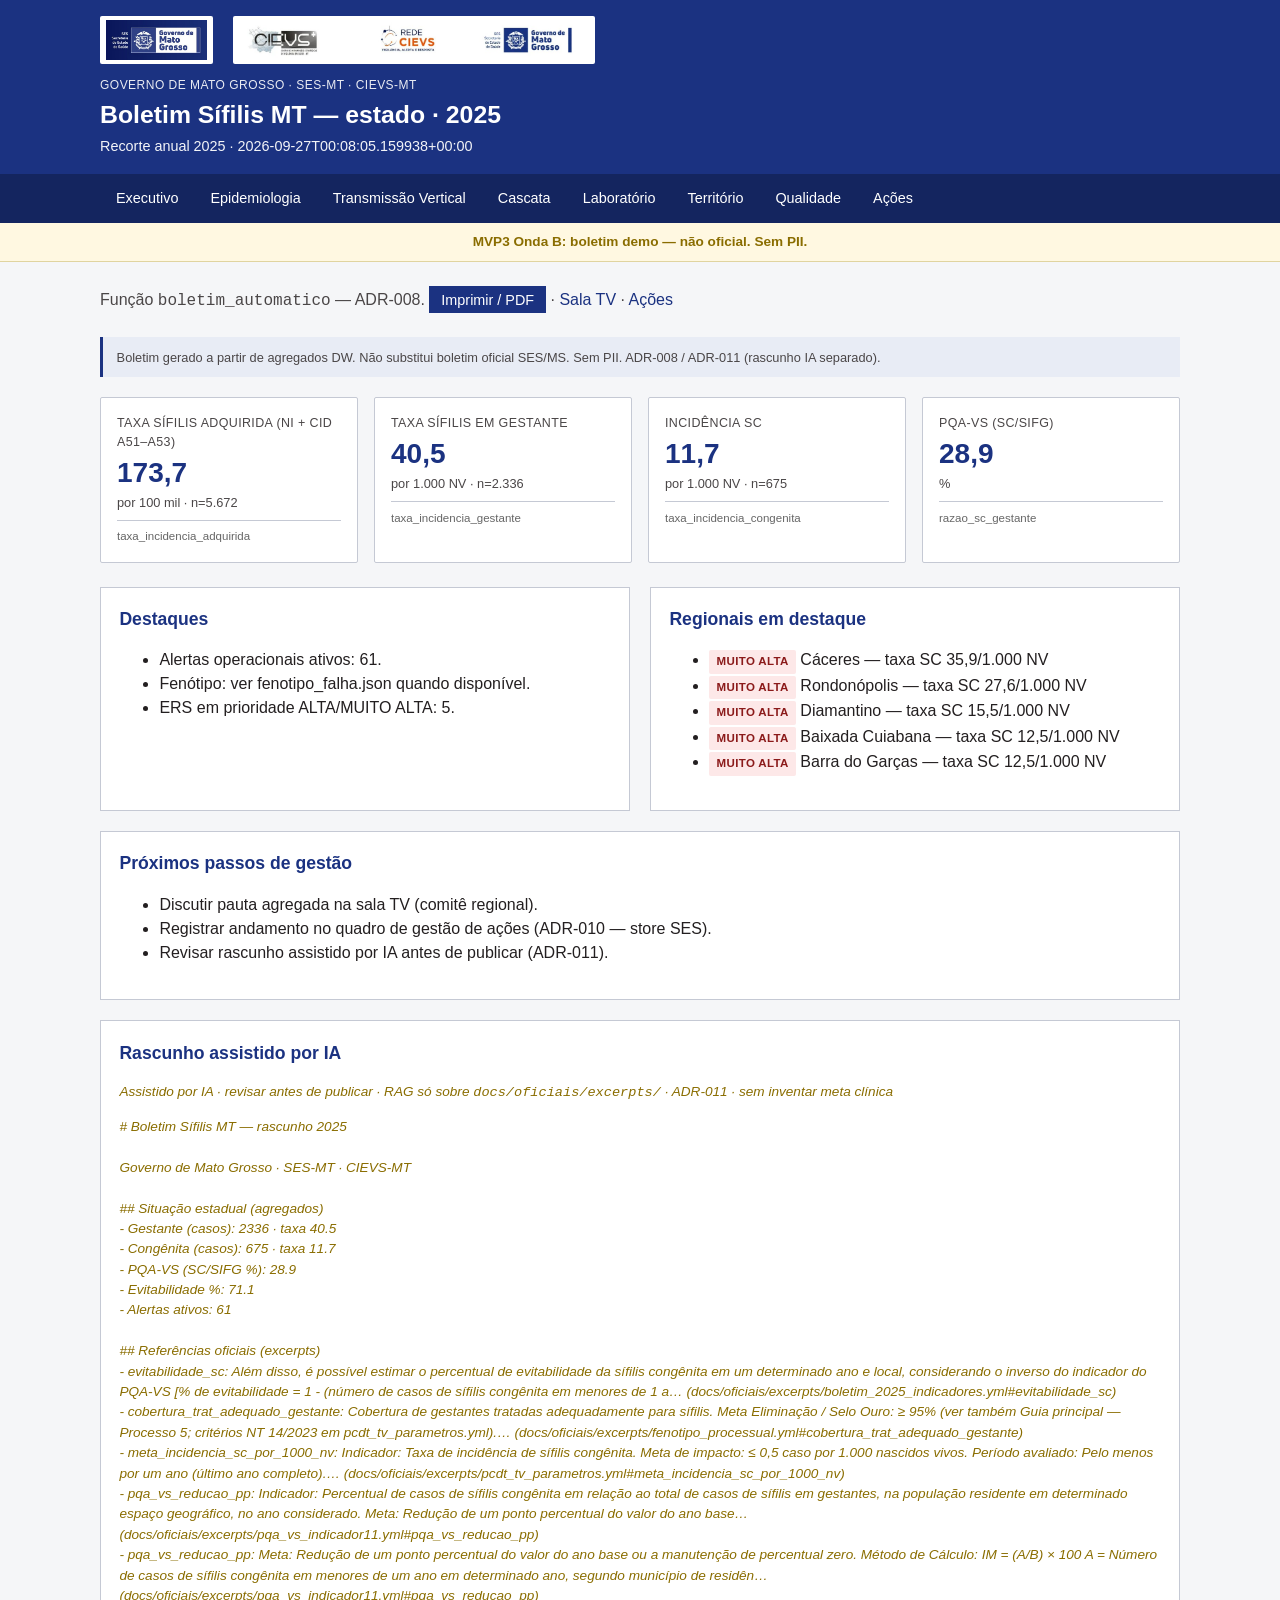
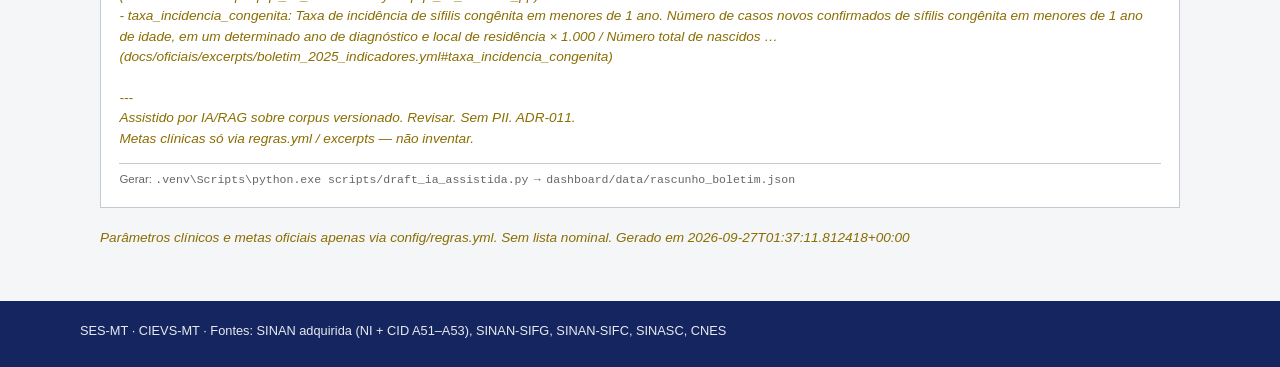
<file: boletim.html>
<!DOCTYPE html>
<html lang="pt-BR">
<head>
  <meta charset="UTF-8" />
  <meta name="viewport" content="width=device-width, initial-scale=1" />
  <title>Boletim — Sífilis MT</title>
  <link rel="stylesheet" href="assets/css/ses-mt.css" />
  <script src="assets/js/app.js" defer></script>
  <style>
    @media print {
      .nav-principal, .faixa-demo, .no-print { display: none !important; }
      body { background: #fff; }
      .cabecalho { border-bottom: 2px solid #1B3281; }
    }
  </style>
</head>
<body>
  <header class="cabecalho"><div class="cabecalho-inner">
    <p class="cabecalho-orgao">Governo de Mato Grosso · SES-MT · CIEVS-MT</p>
    <h1 id="titulo">Sífilis MT — Boletim</h1>
    <p class="cabecalho-sub" id="periodo">Agregados · impressão local</p>
  </div></header>
  <nav class="nav-principal no-print"><ul>
    <li><a href="index.html">Executivo</a></li>
    <li><a href="epidemiologia.html">Epidemiologia</a></li>
    <li><a href="transmissao-vertical.html">Transmissão Vertical</a></li>
    <li><a href="cascata.html">Cascata</a></li>
    <li><a href="laboratorio.html">Laboratório</a></li>
    <li><a href="territorio.html">Território</a></li>
    <li><a href="qualidade.html">Qualidade</a></li>
    <li><a href="acoes.html">Ações</a></li>
  </ul></nav>
  <div class="faixa-demo no-print" id="faixa-demo"><strong>MVP3 Onda B:</strong> boletim demo — não oficial. Sem PII.</div>
  <main class="conteudo">
    <p class="page-lead no-print">
      Função <code>boletim_automatico</code> — ADR-008.
      <button type="button" class="btn-print" onclick="window.print()">Imprimir / PDF</button>
      · <a href="sala-tv.html">Sala TV</a> · <a href="acoes.html">Ações</a>
    </p>
    <p class="meta-dados" id="meta"></p>
    <div class="kpis" id="kpis"></div>
    <div class="grid-2">
      <section class="secao">
        <h2>Destaques</h2>
        <ul id="destaques"></ul>
      </section>
      <section class="secao">
        <h2>Regionais em destaque</h2>
        <ul id="ers"></ul>
      </section>
    </div>
    <section class="secao">
      <h2>Próximos passos de gestão</h2>
      <ul id="acoes"></ul>
    </section>
    <section class="secao" aria-labelledby="ia-titulo">
      <h2 id="ia-titulo">Rascunho assistido por IA</h2>
      <p class="aviso-regra">
        Assistido por IA · revisar antes de publicar · RAG só sobre
        <code>docs/oficiais/excerpts/</code> · ADR-011 · sem inventar meta clínica
      </p>
      <pre id="ia-rascunho" class="aviso-regra" style="white-space:pre-wrap;font-family:inherit"></pre>
      <p class="kpi-fonte">
        Gerar: <code>.venv\Scripts\python.exe scripts/draft_ia_assistida.py</code>
        → <code>dashboard/data/rascunho_boletim.json</code>
      </p>
    </section>
    <p class="aviso-regra" id="rodape-boletim"></p>
  </main>
  <footer class="rodape"><div class="rodape-inner"><p id="fontes-rodape">SES-MT · CIEVS-MT · Boletim agregado MVP3</p></div></footer>
  <script>
    document.addEventListener("DOMContentLoaded", async function () {
      const [b, ia] = await Promise.all([
        SifilisApp.load("boletim.json"),
        SifilisApp.load("rascunho_boletim.json").catch(function () { return null; }),
      ]);
      document.getElementById("titulo").textContent = b.titulo || "Boletim Sífilis MT";
      document.getElementById("periodo").textContent =
        (b.periodo || "") + " · " + (b.atraso_dados || "");
      document.getElementById("meta").textContent = b.aviso || "";
      document.getElementById("kpis").innerHTML = (b.kpis || []).map(function (k) {
        return SifilisApp.kpi(
          k.nome,
          SifilisApp.fmt(k.valor, typeof k.valor === "number" && k.valor % 1 ? 1 : 0) +
            (k.unidade && k.unidade.indexOf("%") >= 0 ? "" : ""),
          k.unidade + (k.n != null ? " · n=" + SifilisApp.fmt(k.n) : ""),
          k.id
        );
      }).join("");
      document.getElementById("destaques").innerHTML =
        (b.destaques || []).map(function (d) { return "<li>" + d + "</li>"; }).join("");
      document.getElementById("ers").innerHTML =
        (b.ers_destaque || []).map(function (e) {
          return "<li>" + SifilisApp.badgePrioridade(e.prioridade) + " " + e.nome +
            " — taxa SC " + SifilisApp.fmt(e.taxa_sc, 1) + "/1.000 NV</li>";
        }).join("");
      document.getElementById("acoes").innerHTML =
        (b.acoes_sugeridas || []).map(function (a) { return "<li>" + a + "</li>"; }).join("");
      document.getElementById("rodape-boletim").textContent = b.rodape || "";
      document.getElementById("fontes-rodape").textContent =
        "SES-MT · CIEVS-MT · Fontes: " + (b.fontes || []).join(", ");
      var elIa = document.getElementById("ia-rascunho");
      if (ia && ia.markdown) {
        elIa.textContent = ia.markdown;
      } else {
        elIa.textContent =
          "Rascunho ainda não gerado. Rode scripts/draft_ia_assistida.py no refresh semanal.";
      }
    });
  </script>
</body>
</html>
</file>
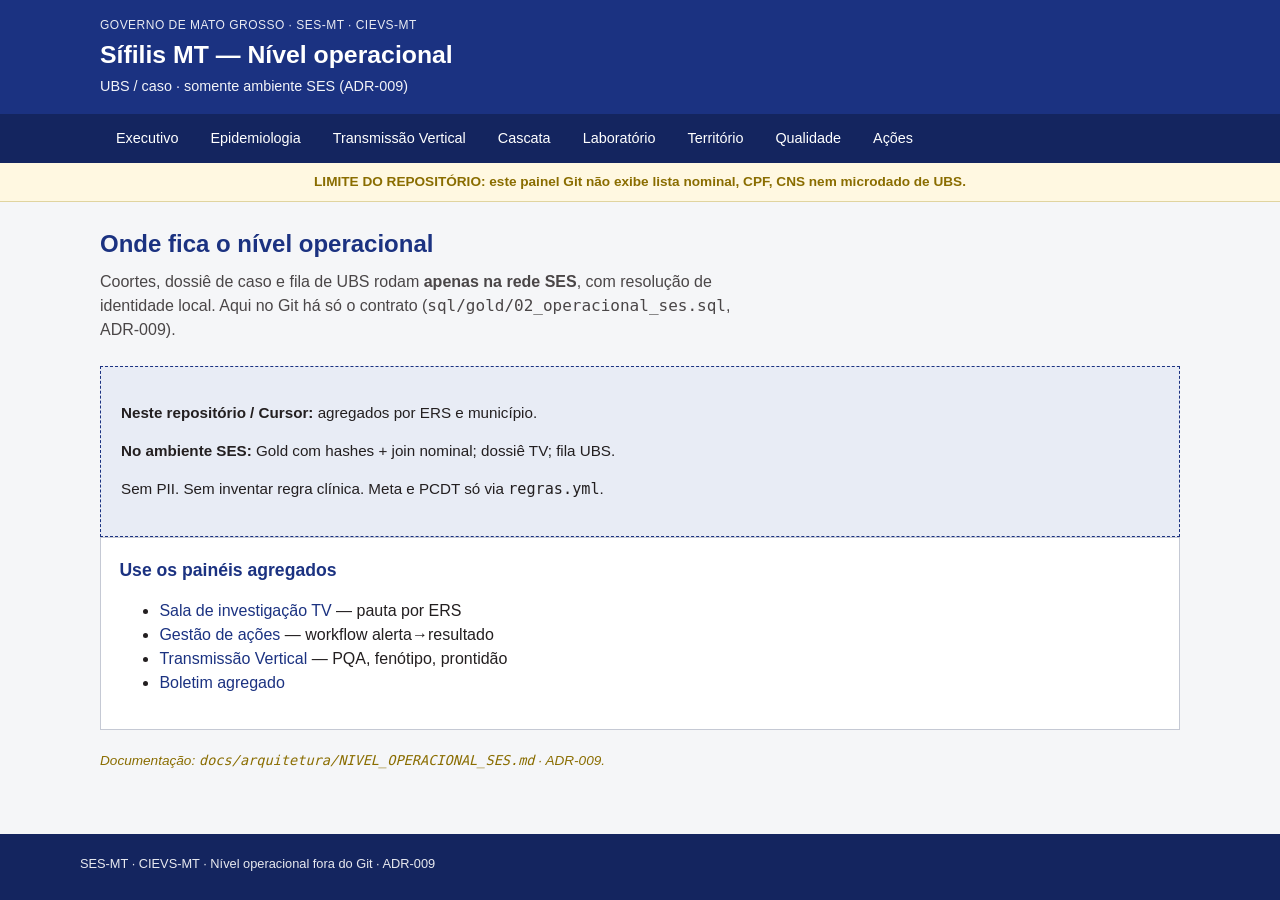
<file: operacional-ses.html>
<!DOCTYPE html>
<html lang="pt-BR">
<head>
  <meta charset="UTF-8" />
  <meta name="viewport" content="width=device-width, initial-scale=1" />
  <title>Operacional SES — Sífilis MT</title>
  <link rel="stylesheet" href="assets/css/ses-mt.css" />
</head>
<body>
  <header class="cabecalho"><div class="cabecalho-inner">
    <p class="cabecalho-orgao">Governo de Mato Grosso · SES-MT · CIEVS-MT</p>
    <h1>Sífilis MT — Nível operacional</h1>
    <p class="cabecalho-sub">UBS / caso · somente ambiente SES (ADR-009)</p>
  </div></header>
  <nav class="nav-principal"><ul>
    <li><a href="index.html">Executivo</a></li>
    <li><a href="epidemiologia.html">Epidemiologia</a></li>
    <li><a href="transmissao-vertical.html">Transmissão Vertical</a></li>
    <li><a href="cascata.html">Cascata</a></li>
    <li><a href="laboratorio.html">Laboratório</a></li>
    <li><a href="territorio.html">Território</a></li>
    <li><a href="qualidade.html">Qualidade</a></li>
    <li><a href="acoes.html">Ações</a></li>
  </ul></nav>
  <div class="faixa-demo" role="status">
    <strong>LIMITE DO REPOSITÓRIO:</strong> este painel Git não exibe lista nominal, CPF, CNS nem microdado de UBS.
  </div>
  <main class="conteudo">
    <h2 class="page-titulo">Onde fica o nível operacional</h2>
    <p class="page-lead">
      Coortes, dossiê de caso e fila de UBS rodam <strong>apenas na rede SES</strong>,
      com resolução de identidade local. Aqui no Git há só o contrato
      (<code>sql/gold/02_operacional_ses.sql</code>, ADR-009).
    </p>
    <section class="stub-mvp">
      <p><strong>Neste repositório / Cursor:</strong> agregados por ERS e município.</p>
      <p><strong>No ambiente SES:</strong> Gold com hashes + join nominal; dossiê TV; fila UBS.</p>
      <p>Sem PII. Sem inventar regra clínica. Meta e PCDT só via <code>regras.yml</code>.</p>
    </section>
    <section class="secao">
      <h2>Use os painéis agregados</h2>
      <ul>
        <li><a href="sala-tv.html">Sala de investigação TV</a> — pauta por ERS</li>
        <li><a href="acoes.html">Gestão de ações</a> — workflow alerta→resultado</li>
        <li><a href="transmissao-vertical.html">Transmissão Vertical</a> — PQA, fenótipo, prontidão</li>
        <li><a href="boletim.html">Boletim agregado</a></li>
      </ul>
    </section>
    <p class="aviso-regra">
      Documentação: <code>docs/arquitetura/NIVEL_OPERACIONAL_SES.md</code> · ADR-009.
    </p>
  </main>
  <footer class="rodape"><div class="rodape-inner">
    <p>SES-MT · CIEVS-MT · Nível operacional fora do Git · ADR-009</p>
  </div></footer>
</body>
</html>
</file>
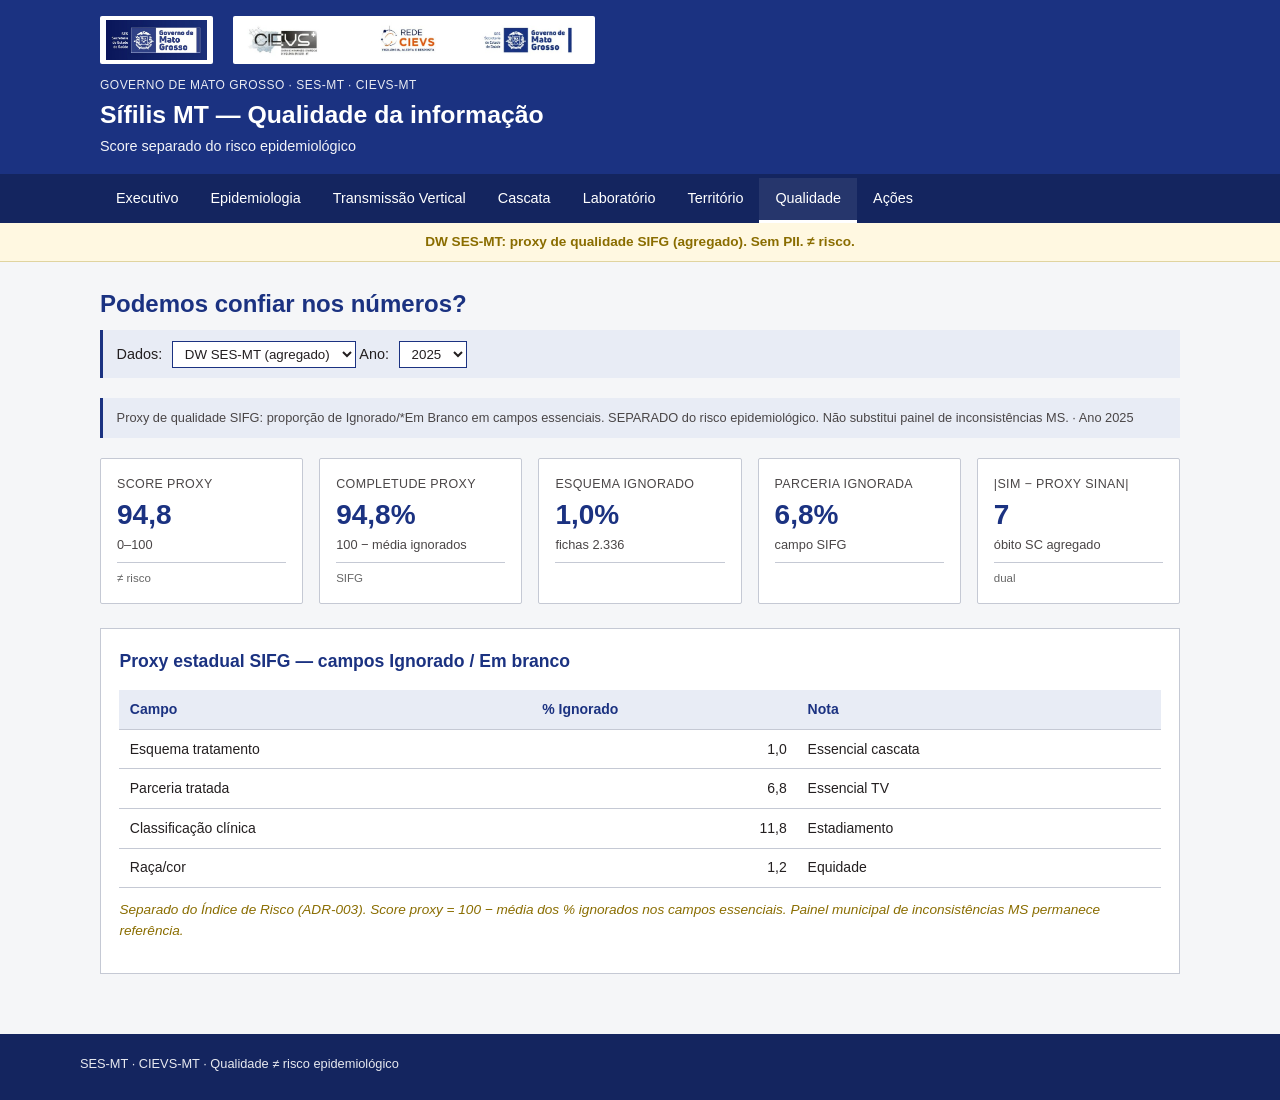
<file: qualidade.html>
<!DOCTYPE html>
<html lang="pt-BR">
<head>
  <meta charset="UTF-8" />
  <meta name="viewport" content="width=device-width, initial-scale=1" />
  <title>Qualidade — Sífilis MT</title>
  <link rel="stylesheet" href="assets/css/ses-mt.css" />
  <script src="assets/js/app.js" defer></script>
</head>
<body>
  <header class="cabecalho"><div class="cabecalho-inner">
    <p class="cabecalho-orgao">Governo de Mato Grosso · SES-MT · CIEVS-MT</p>
    <h1>Sífilis MT — Qualidade da informação</h1>
    <p class="cabecalho-sub">Score separado do risco epidemiológico</p>
  </div></header>
  <nav class="nav-principal"><ul>
    <li><a href="index.html">Executivo</a></li>
    <li><a href="epidemiologia.html">Epidemiologia</a></li>
    <li><a href="transmissao-vertical.html">Transmissão Vertical</a></li>
    <li><a href="cascata.html">Cascata</a></li>
    <li><a href="laboratorio.html">Laboratório</a></li>
    <li><a href="territorio.html">Território</a></li>
    <li><a href="qualidade.html" aria-current="page">Qualidade</a></li>
    <li><a href="acoes.html">Ações</a></li>
  </ul></nav>
  <div class="faixa-demo" id="faixa-demo"><strong>Qualidade:</strong> proxy DW (Ignorado) separado do risco epidemiológico.</div>
  <main class="conteudo">
    <h2 class="page-titulo">Podemos confiar nos números?</h2>
    <p class="meta-dados" id="seletor-fonte"></p>
    <p class="meta-dados" id="meta"></p>
    <div class="kpis" id="kpis"></div>
    <section class="secao">
      <h2>Proxy estadual SIFG — campos Ignorado / Em branco</h2>
      <div class="tabela-scroll">
        <table class="dados" id="tab-q">
          <thead><tr><th>Campo</th><th>% Ignorado</th><th>Nota</th></tr></thead>
          <tbody></tbody>
        </table>
      </div>
      <p class="aviso-regra" style="margin-top:0.75rem">Separado do Índice de Risco (ADR-003). Score proxy = 100 − média dos % ignorados nos campos essenciais. Painel municipal de inconsistências MS permanece referência.</p>
    </section>
  </main>
  <footer class="rodape"><div class="rodape-inner"><p>SES-MT · CIEVS-MT · Qualidade ≠ risco epidemiológico</p></div></footer>
  <script>
    document.addEventListener("DOMContentLoaded", async function () {
      SifilisApp.barraFonte("seletor-fonte");
      const [proxyRaw, demo, epi, insumosRaw] = await Promise.all([
        SifilisApp.load("qualidade_proxy_dw.json").catch(function () { return null; }),
        SifilisApp.load("qualidade.json").catch(function () { return null; }),
        SifilisApp.load("epidemiologia.json"),
        SifilisApp.load("insumos.json").catch(function () { return null; }),
      ]);
      const ano = SifilisApp.barraAno("wrap-ano", epi.anos_disponiveis || [], epi.ano);
      const proxy = proxyRaw ? SifilisApp.dadoNoAno(proxyRaw, ano) : null;
      const q = proxy && proxy.estado ? proxy : demo;
      const e = (q && q.estado) || {};
      const insumos = insumosRaw ? SifilisApp.dadoNoAno(insumosRaw, ano) || insumosRaw : null;
      const dual = (insumos && insumos.obitos_sc_dual) || {};
      document.getElementById("meta").textContent =
        (q && q.aviso ? q.aviso : "Sem dados de qualidade") + " · Ano " + ((q && q.ano) || ano);
      const faixa = document.getElementById("faixa-demo");
      if (faixa && proxy && proxy.estado) {
        faixa.innerHTML = "<strong>DW SES-MT:</strong> proxy de qualidade SIFG (agregado). Sem PII. ≠ risco.";
      }
      if (proxy && proxy.estado) {
        document.getElementById("kpis").innerHTML =
          SifilisApp.kpi("Score proxy", SifilisApp.fmt(e.score_qualidade_proxy, 1), "0–100", "≠ risco") +
          SifilisApp.kpi("Completude proxy", SifilisApp.fmt(e.completude_geral_pct, 1) + "%", "100 − média ignorados", "SIFG") +
          SifilisApp.kpi("Esquema ignorado", SifilisApp.fmt(e.esquema_ignorado_pct, 1) + "%", "fichas " + SifilisApp.fmt(e.n_fichas), "") +
          SifilisApp.kpi("Parceria ignorada", SifilisApp.fmt(e.parceria_ignorado_pct, 1) + "%", "campo SIFG", "") +
          SifilisApp.kpi(
            "|SIM − proxy SINAN|",
            dual.delta_abs != null ? SifilisApp.fmt(dual.delta_abs) : "—",
            "óbito SC agregado",
            "dual"
          );
        const tb = document.querySelector("#tab-q tbody");
        [
          ["Esquema tratamento", e.esquema_ignorado_pct, "Essencial cascata"],
          ["Parceria tratada", e.parceria_ignorado_pct, "Essencial TV"],
          ["Classificação clínica", e.classificacao_ignorado_pct, "Estadiamento"],
          ["Raça/cor", e.raca_ignorado_pct, "Equidade"],
        ].forEach(function (row) {
          tb.innerHTML +=
            "<tr><td>" + row[0] + '</td><td class="num">' + SifilisApp.fmt(row[1], 1) +
            "</td><td>" + row[2] + "</td></tr>";
        });
      } else if (demo && demo.estado) {
        document.getElementById("kpis").innerHTML =
          SifilisApp.kpi("Completude geral", SifilisApp.fmt(e.completude_geral_pct, 1) + "%", "demo", "") +
          SifilisApp.kpi("Score médio", SifilisApp.fmt(e.score_qualidade_medio, 1), "0–100 demo", "≠ risco");
        const tb = document.querySelector("#tab-q tbody");
        tb.innerHTML = "<tr><td colspan='3'>Proxy DW indisponível — exibindo fallback demo. Rode extract_dw_enriquecimento + publish.</td></tr>";
      }
    });
  </script>
</body>
</html>
</file>
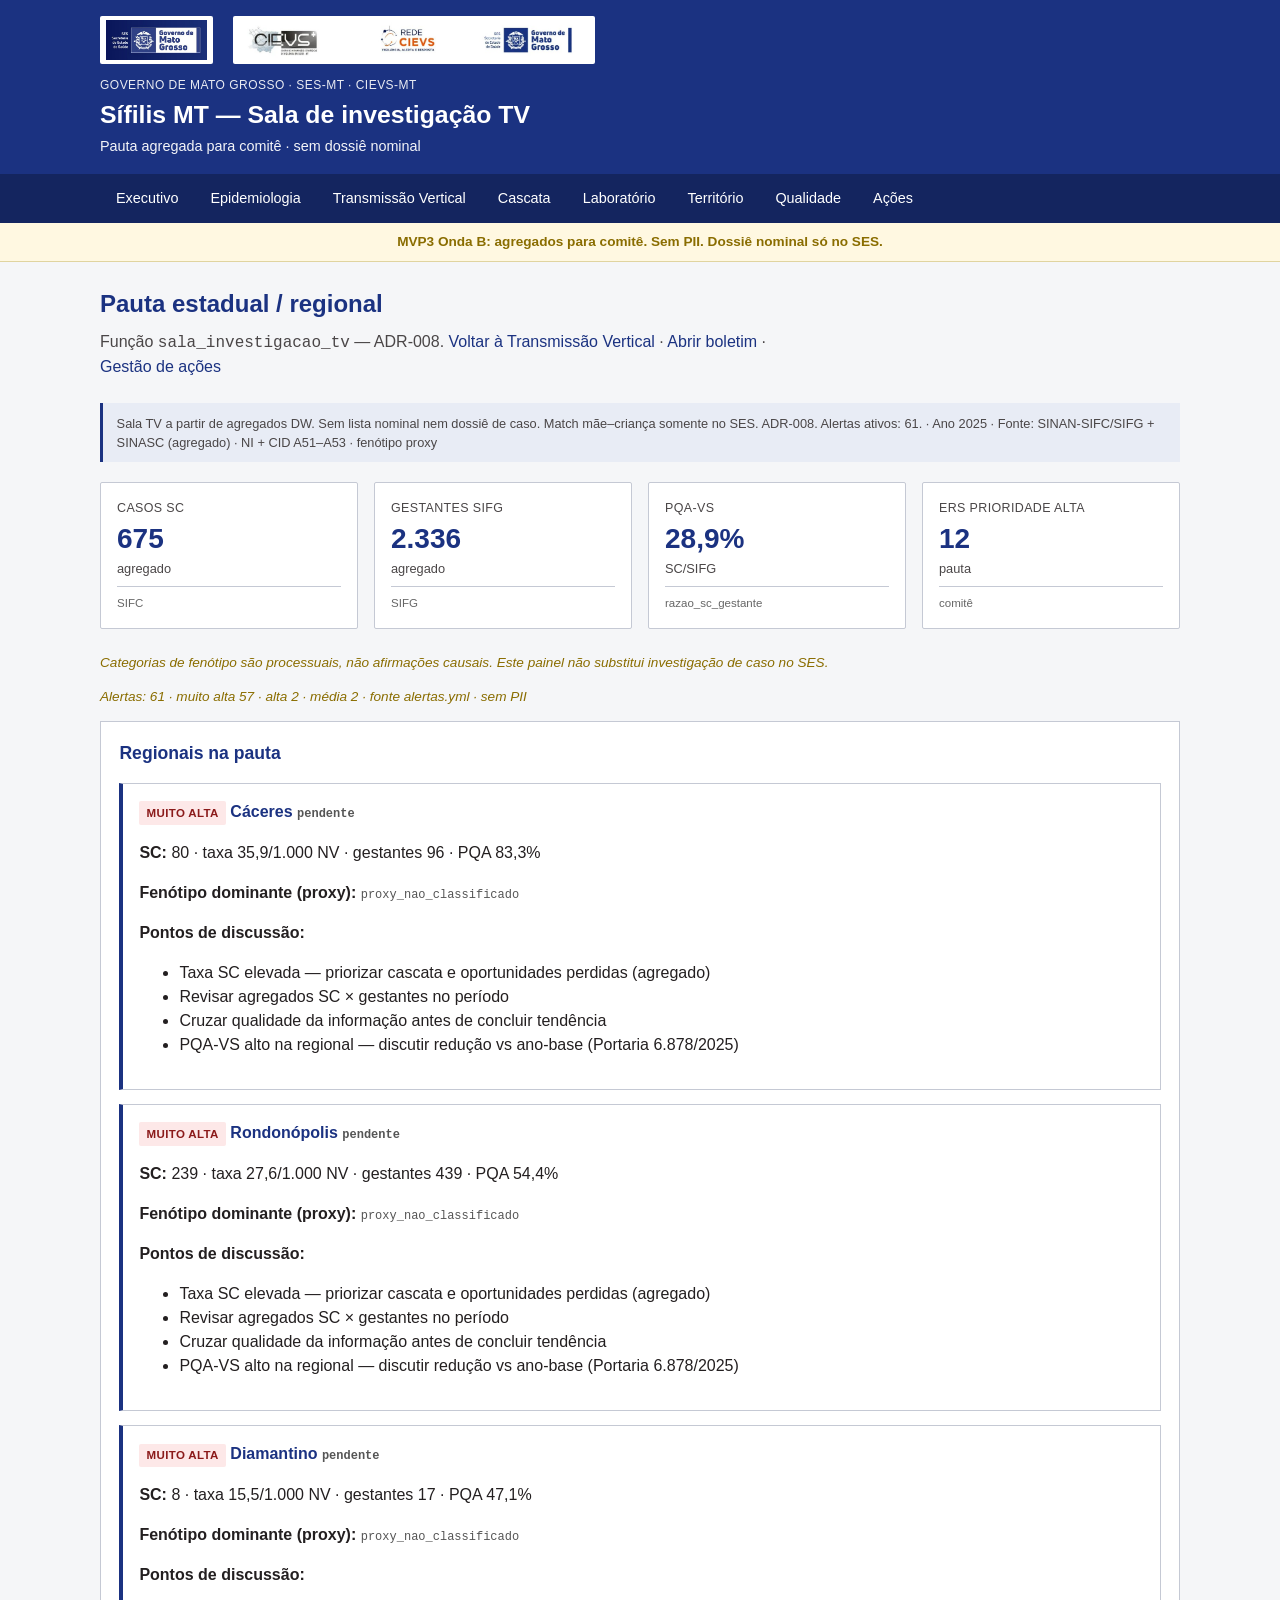
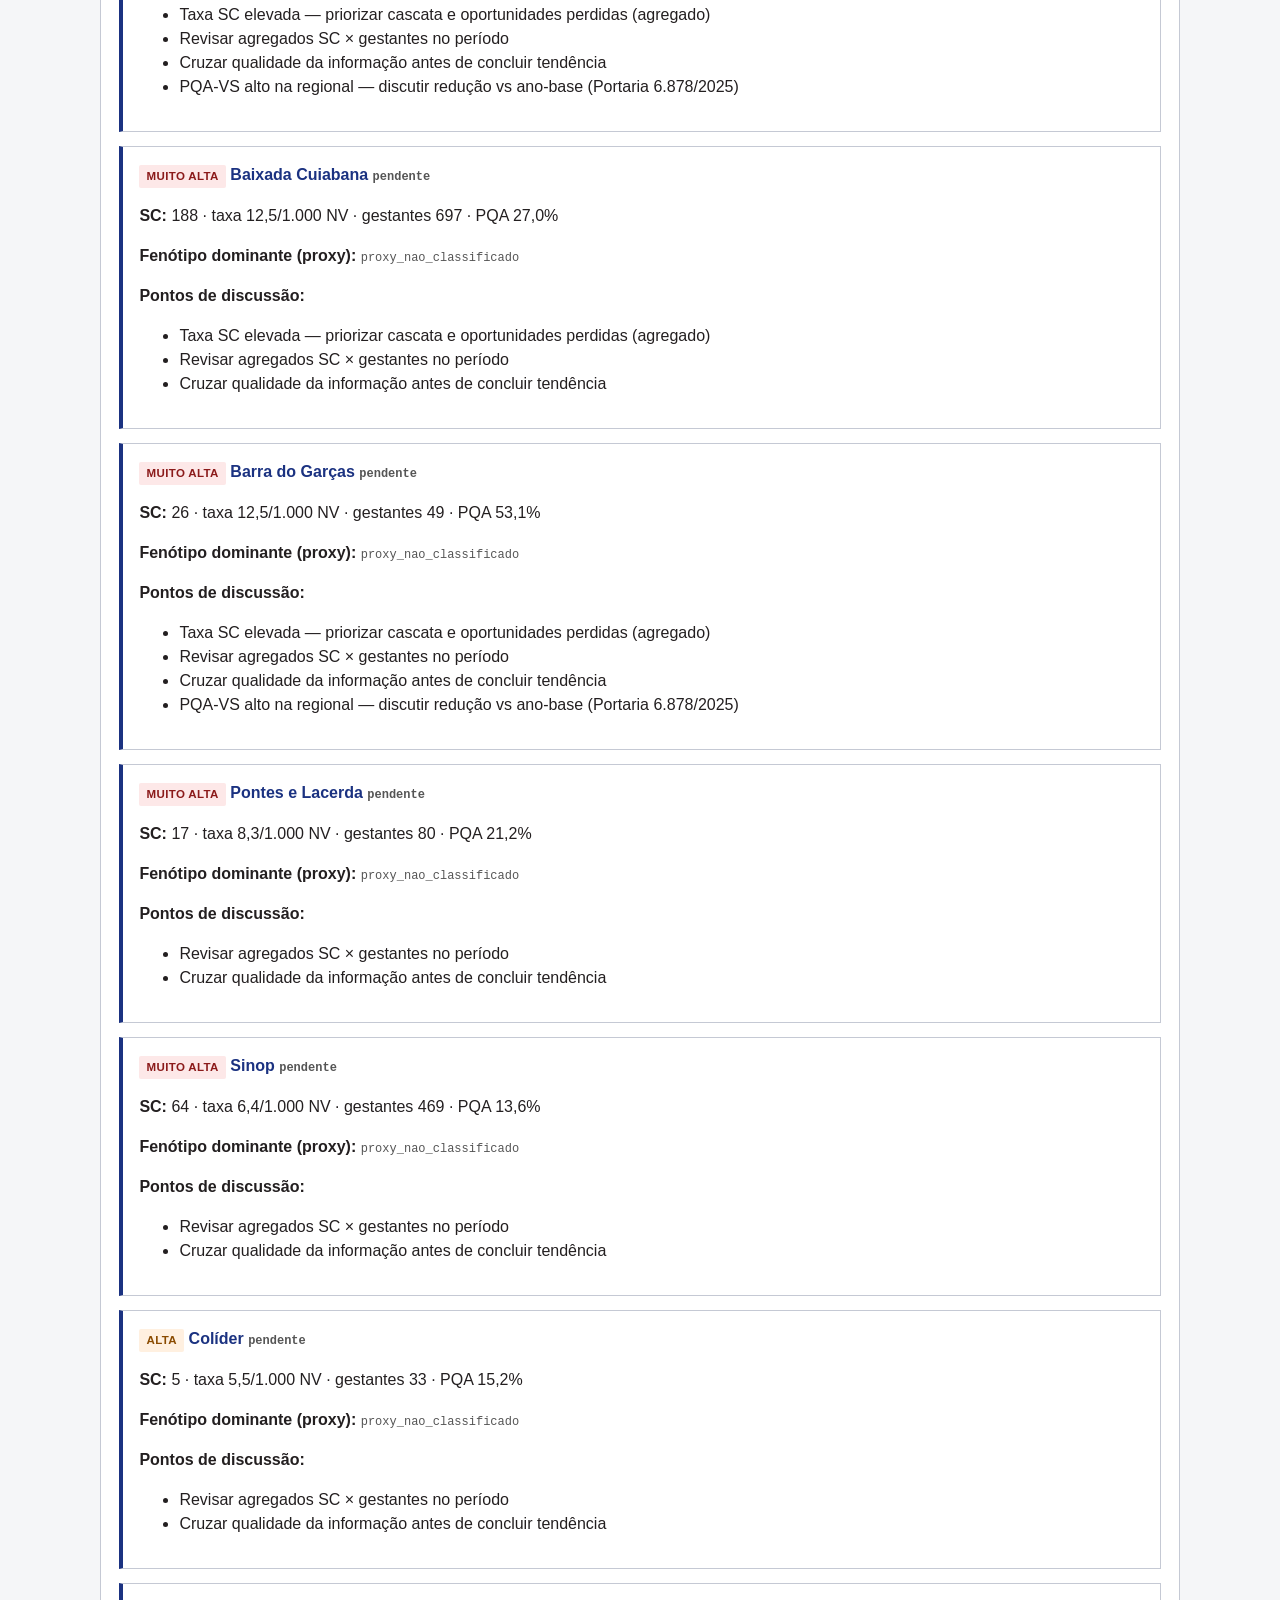
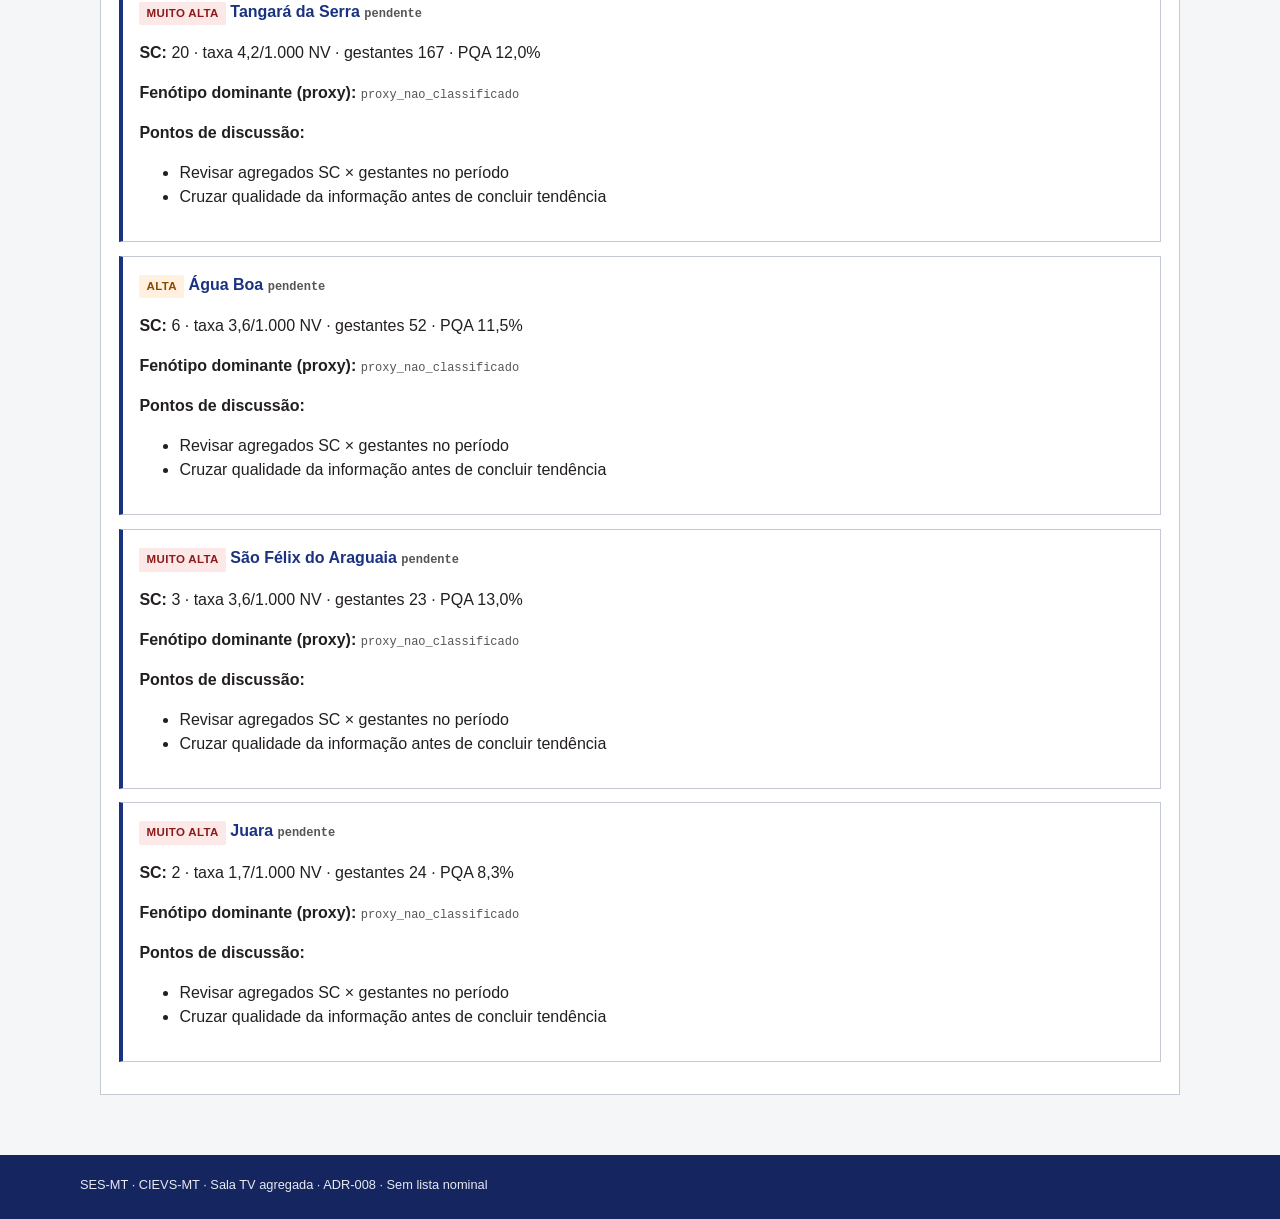
<file: sala-tv.html>
<!DOCTYPE html>
<html lang="pt-BR">
<head>
  <meta charset="UTF-8" />
  <meta name="viewport" content="width=device-width, initial-scale=1" />
  <title>Sala TV — Sífilis MT</title>
  <link rel="stylesheet" href="assets/css/ses-mt.css" />
  <script src="assets/js/app.js" defer></script>
</head>
<body>
  <header class="cabecalho"><div class="cabecalho-inner">
    <p class="cabecalho-orgao">Governo de Mato Grosso · SES-MT · CIEVS-MT</p>
    <h1>Sífilis MT — Sala de investigação TV</h1>
    <p class="cabecalho-sub">Pauta agregada para comitê · sem dossiê nominal</p>
  </div></header>
  <nav class="nav-principal"><ul>
    <li><a href="index.html">Executivo</a></li>
    <li><a href="epidemiologia.html">Epidemiologia</a></li>
    <li><a href="transmissao-vertical.html">Transmissão Vertical</a></li>
    <li><a href="cascata.html">Cascata</a></li>
    <li><a href="laboratorio.html">Laboratório</a></li>
    <li><a href="territorio.html">Território</a></li>
    <li><a href="qualidade.html">Qualidade</a></li>
    <li><a href="acoes.html">Ações</a></li>
  </ul></nav>
  <div class="faixa-demo" id="faixa-demo"><strong>MVP3 Onda B:</strong> agregados para comitê. Sem PII. Dossiê nominal só no SES.</div>
  <main class="conteudo">
    <h2 class="page-titulo">Pauta estadual / regional</h2>
    <p class="page-lead">
      Função <code>sala_investigacao_tv</code> — ADR-008.
      <a href="transmissao-vertical.html">Voltar à Transmissão Vertical</a> ·
      <a href="boletim.html">Abrir boletim</a> ·
      <a href="acoes.html">Gestão de ações</a>
    </p>
    <p class="meta-dados" id="meta"></p>
    <div class="kpis" id="kpis"></div>
    <p class="aviso-regra" id="disclaimer"></p>
    <p class="aviso-regra" id="alertas-badge">Carregando alertas…</p>
    <section class="secao">
      <h2>Regionais na pauta</h2>
      <div class="lista-acoes" id="pauta"></div>
    </section>
  </main>
  <footer class="rodape"><div class="rodape-inner"><p>SES-MT · CIEVS-MT · Sala TV agregada · ADR-008 · Sem lista nominal</p></div></footer>
  <script>
    document.addEventListener("DOMContentLoaded", async function () {
      const [data, alertas] = await Promise.all([
        SifilisApp.load("sala_tv_agregado.json"),
        SifilisApp.load("alertas.json").catch(function () { return null; }),
      ]);
      const r = data.resumo_estado || {};
      document.getElementById("meta").textContent =
        (data.aviso || "") + " · Ano " + (data.ano || "—") + " · Fonte: " + (data.fonte || "");
      document.getElementById("disclaimer").textContent = data.disclaimer || "";
      document.getElementById("kpis").innerHTML =
        SifilisApp.kpi("Casos SC", SifilisApp.fmt(r.casos_sc), "agregado", "SIFC") +
        SifilisApp.kpi("Gestantes SIFG", SifilisApp.fmt(r.gestantes_sifg), "agregado", "SIFG") +
        SifilisApp.kpi("PQA-VS", SifilisApp.fmt(r.pqa_vs_pct, 1) + "%", "SC/SIFG", "razao_sc_gestante") +
        SifilisApp.kpi("ERS prioridade alta", SifilisApp.fmt(r.ers_prioridade_alta_n), "pauta", "comitê");
      if (alertas) {
        var ps = alertas.por_severidade || {};
        document.getElementById("alertas-badge").textContent =
          "Alertas: " +
          (alertas.n_alertas || 0) +
          " · muito alta " +
          (ps.muito_alta || 0) +
          " · alta " +
          (ps.alta || 0) +
          " · média " +
          (ps.media || 0) +
          " · fonte alertas.yml · sem PII";
      } else {
        document.getElementById("alertas-badge").textContent =
          "Alertas: arquivo ainda não publicado · rode scripts/publish_alertas.py";
      }
      const el = document.getElementById("pauta");
      (data.pauta_ers || []).forEach(function (p) {
        el.innerHTML +=
          "<article>" +
          "<h3>" + SifilisApp.badgePrioridade(p.prioridade) + " " + p.ers_nome +
          ' <span class="tag-registry">' + (p.status_comite || "") + "</span></h3>" +
          "<p><strong>SC:</strong> " + SifilisApp.fmt(p.casos_sc) +
          " · taxa " + SifilisApp.fmt(p.taxa_sc, 1) + "/1.000 NV · gestantes " +
          SifilisApp.fmt(p.gestantes_sifg) + " · PQA " + SifilisApp.fmt(p.pqa_vs_pct, 1) + "%</p>" +
          "<p><strong>Fenótipo dominante (proxy):</strong> <span class=\"tag-registry\">" +
          (p.fenotipo_dominante || "—") + "</span></p>" +
          "<p><strong>Pontos de discussão:</strong></p><ul>" +
          (p.pontos_discussao || []).map(function (x) { return "<li>" + x + "</li>"; }).join("") +
          "</ul></article>";
      });
    });
  </script>
</body>
</html>
</file>
<file: assets/css/ses-mt.css>
/* Identidade visual SES-MT / GOV-MT — Manual de Marca (azul institucional #1B3281) */
:root {
  --gov-azul: #1B3281;
  --gov-azul-escuro: #14255f;
  --gov-azul-claro: #e8ecf5;
  --gov-texto: #231F20;
  --gov-texto-sec: #4a4647;
  --gov-fundo: #f5f6f8;
  --gov-branco: #ffffff;
  --gov-borda: #c5c9d4;
  --gov-alerta: #8a6d00;
  --gov-alerta-bg: #fff8e1;
  --gov-ok: #1a5c2e;
  --fonte: "Uni Neue", Calibri, "Segoe UI", Arial, sans-serif;
  --max: 1120px;
}

*,
*::before,
*::after {
  box-sizing: border-box;
}

html {
  font-size: 16px;
  scroll-behavior: smooth;
}

body {
  margin: 0;
  font-family: var(--fonte);
  color: var(--gov-texto);
  background: var(--gov-fundo);
  line-height: 1.5;
  min-height: 100vh;
  display: flex;
  flex-direction: column;
}

a {
  color: var(--gov-azul);
  text-decoration: none;
}

a:hover,
a:focus {
  text-decoration: underline;
}

img {
  max-width: 100%;
  height: auto;
}

/* Cabeçalho institucional */
.cabecalho {
  background: var(--gov-azul);
  color: var(--gov-branco);
  border-bottom: 4px solid var(--gov-azul-escuro);
}

.cabecalho-inner {
  max-width: var(--max);
  margin: 0 auto;
  padding: 1rem 1.25rem;
}

.cabecalho-logos {
  display: flex;
  flex-wrap: wrap;
  align-items: center;
  gap: 0.75rem 1.25rem;
  margin-bottom: 0.75rem;
}

.cabecalho-logos img {
  height: 48px;
  width: auto;
  background: #fff;
  padding: 4px 6px;
  border-radius: 2px;
}

.cabecalho-orgao {
  font-size: 0.75rem;
  letter-spacing: 0.04em;
  text-transform: uppercase;
  opacity: 0.9;
  margin: 0 0 0.35rem;
}

.cabecalho h1 {
  margin: 0;
  font-size: 1.35rem;
  font-weight: 700;
  line-height: 1.25;
}

.cabecalho-sub {
  margin: 0.35rem 0 0;
  font-size: 0.9rem;
  opacity: 0.95;
}

.nav-principal {
  background: var(--gov-azul-escuro);
}

.nav-principal ul {
  list-style: none;
  margin: 0 auto;
  padding: 0 1.25rem;
  max-width: var(--max);
  display: flex;
  flex-wrap: wrap;
  gap: 0;
}

.nav-principal a {
  display: block;
  color: var(--gov-branco);
  padding: 0.65rem 1rem;
  font-size: 0.9rem;
  text-decoration: none;
  border-bottom: 3px solid transparent;
}

.nav-principal a:hover,
.nav-principal a:focus,
.nav-principal a[aria-current="page"] {
  background: rgba(255, 255, 255, 0.08);
  border-bottom-color: var(--gov-branco);
  text-decoration: none;
}

/* Faixa de demonstração */
.faixa-demo {
  background: var(--gov-alerta-bg);
  color: var(--gov-alerta);
  border-bottom: 1px solid #e0d4a0;
  padding: 0.55rem 1.25rem;
  font-size: 0.85rem;
  text-align: center;
  font-weight: 600;
}

.faixa-demo strong {
  font-weight: 700;
}

/* Conteúdo */
.conteudo {
  flex: 1;
  max-width: var(--max);
  margin: 0 auto;
  padding: 1.5rem 1.25rem 2.5rem;
  width: 100%;
}

.page-titulo {
  margin: 0 0 0.5rem;
  font-size: 1.5rem;
  color: var(--gov-azul);
}

.page-lead {
  margin: 0 0 1.5rem;
  color: var(--gov-texto-sec);
  max-width: 42rem;
}

/* Cards de módulo (capa) */
.modulos {
  display: grid;
  grid-template-columns: repeat(auto-fit, minmax(260px, 1fr));
  gap: 1.25rem;
  margin-top: 1.5rem;
}

.card-modulo {
  background: var(--gov-branco);
  border: 1px solid var(--gov-borda);
  border-left: 4px solid var(--gov-azul);
  padding: 1.25rem;
  border-radius: 2px;
}

.card-modulo h2 {
  margin: 0 0 0.5rem;
  font-size: 1.1rem;
  color: var(--gov-azul);
}

.card-modulo p {
  margin: 0 0 1rem;
  font-size: 0.95rem;
  color: var(--gov-texto-sec);
}

.btn {
  display: inline-block;
  background: var(--gov-azul);
  color: var(--gov-branco);
  padding: 0.55rem 1.1rem;
  font-size: 0.9rem;
  font-family: inherit;
  border: none;
  border-radius: 2px;
  cursor: pointer;
  text-decoration: none;
}

.btn:hover,
.btn:focus {
  background: var(--gov-azul-escuro);
  text-decoration: none;
  color: var(--gov-branco);
}

.btn-secundario {
  background: var(--gov-branco);
  color: var(--gov-azul);
  border: 1px solid var(--gov-azul);
}

.btn-secundario:hover,
.btn-secundario:focus {
  background: var(--gov-azul-claro);
  color: var(--gov-azul);
}

/* Filtros */
.filtros {
  background: var(--gov-branco);
  border: 1px solid var(--gov-borda);
  padding: 1rem 1.15rem;
  margin-bottom: 1.5rem;
  display: grid;
  grid-template-columns: repeat(auto-fit, minmax(160px, 1fr));
  gap: 0.85rem 1rem;
  align-items: end;
}

.filtros label {
  display: flex;
  flex-direction: column;
  gap: 0.3rem;
  font-size: 0.8rem;
  font-weight: 600;
  color: var(--gov-texto-sec);
}

.filtros select,
.filtros input {
  font-family: inherit;
  font-size: 0.95rem;
  padding: 0.45rem 0.5rem;
  border: 1px solid var(--gov-borda);
  border-radius: 2px;
  color: var(--gov-texto);
  background: var(--gov-branco);
}

.filtros select:disabled {
  background: var(--gov-fundo);
  color: #888;
}

.meta-dados {
  font-size: 0.8rem;
  color: var(--gov-texto-sec);
  margin: 0 0 1.25rem;
  padding: 0.65rem 0.85rem;
  background: var(--gov-azul-claro);
  border-left: 3px solid var(--gov-azul);
}

/* KPIs */
.kpis {
  display: grid;
  grid-template-columns: repeat(auto-fit, minmax(200px, 1fr));
  gap: 1rem;
  margin-bottom: 1.5rem;
}

.kpi {
  background: var(--gov-branco);
  border: 1px solid var(--gov-borda);
  padding: 1rem;
  border-radius: 2px;
}

.kpi-rotulo {
  font-size: 0.78rem;
  color: var(--gov-texto-sec);
  text-transform: uppercase;
  letter-spacing: 0.03em;
  margin: 0 0 0.4rem;
}

.kpi-valor {
  font-size: 1.75rem;
  font-weight: 700;
  color: var(--gov-azul);
  margin: 0;
  line-height: 1.1;
}

.kpi-unidade {
  font-size: 0.8rem;
  color: var(--gov-texto-sec);
  margin: 0.25rem 0 0.5rem;
}

.kpi-fonte {
  font-size: 0.72rem;
  color: #666;
  margin: 0;
  border-top: 1px solid var(--gov-borda);
  padding-top: 0.45rem;
}

/* Seções e gráficos */
.secao {
  background: var(--gov-branco);
  border: 1px solid var(--gov-borda);
  padding: 1.15rem;
  margin-bottom: 1.25rem;
}

.secao h2 {
  margin: 0 0 1rem;
  font-size: 1.1rem;
  color: var(--gov-azul);
}

.grafico-wrap {
  position: relative;
  height: 280px;
  max-width: 100%;
}

.grafico-wrap.alto {
  height: 340px;
}

/* Tabelas */
.tabela-scroll {
  overflow-x: auto;
}

table.dados {
  width: 100%;
  border-collapse: collapse;
  font-size: 0.875rem;
}

table.dados th,
table.dados td {
  padding: 0.55rem 0.65rem;
  text-align: left;
  border-bottom: 1px solid var(--gov-borda);
}

table.dados th {
  background: var(--gov-azul-claro);
  color: var(--gov-azul);
  font-weight: 700;
  white-space: nowrap;
}

table.dados td.num {
  text-align: right;
  font-variant-numeric: tabular-nums;
}

table.dados tbody tr:hover {
  background: #f0f2f7;
}

/* Metodologia */
.lista-indicadores {
  list-style: none;
  padding: 0;
  margin: 0;
}

.lista-indicadores li {
  background: var(--gov-branco);
  border: 1px solid var(--gov-borda);
  padding: 1rem;
  margin-bottom: 0.75rem;
}

.lista-indicadores h3 {
  margin: 0 0 0.4rem;
  font-size: 1rem;
  color: var(--gov-azul);
}

.lista-indicadores dl {
  margin: 0;
  display: grid;
  grid-template-columns: 8rem 1fr;
  gap: 0.25rem 0.75rem;
  font-size: 0.85rem;
}

.lista-indicadores dt {
  font-weight: 600;
  color: var(--gov-texto-sec);
}

.lista-indicadores dd {
  margin: 0;
}

.aviso-regra {
  font-size: 0.85rem;
  color: var(--gov-alerta);
  font-style: italic;
}

/* Destaque PQA-VS / prontidão (SES-MT) */
.painel-destaque {
  border: 2px solid var(--gov-azul, #1b3281);
  background: #f5f7fb;
  padding: 1.25rem 1.5rem;
  margin: 1.25rem 0;
}
.painel-destaque h2 {
  margin: 0 0 0.5rem;
  color: var(--gov-azul, #1b3281);
  font-size: 1.15rem;
}
.painel-destaque .destaque-valor {
  font-size: 2rem;
  font-weight: 700;
  color: var(--gov-texto, #231f20);
  margin: 0.25rem 0;
}
.painel-destaque .destaque-meta {
  font-size: 0.9rem;
  margin: 0.35rem 0 0;
}
.painel-prontidao dl {
  display: grid;
  grid-template-columns: 1fr auto;
  gap: 0.35rem 1.5rem;
  margin: 0.75rem 0 0;
  font-size: 0.95rem;
}
.painel-prontidao dt {
  color: #444;
}
.painel-prontidao dd {
  margin: 0;
  text-align: right;
  font-weight: 600;
}
.lista-fenotipo {
  list-style: none;
  margin: 0.75rem 0 0;
  padding: 0;
}
.lista-fenotipo li {
  display: flex;
  justify-content: space-between;
  gap: 1rem;
  padding: 0.35rem 0;
  border-bottom: 1px solid #e2e6ef;
  font-size: 0.95rem;
}
.tag-registry {
  font-size: 0.75rem;
  color: #555;
  font-family: Consolas, "Courier New", monospace;
}

.seletor-fonte {
  font-size: 0.9rem;
  color: var(--gov-texto, #231f20);
}
.seletor-fonte select {
  margin-left: 0.35rem;
  padding: 0.25rem 0.5rem;
  border: 1px solid #1b3281;
  background: #fff;
  color: #231f20;
  font-family: inherit;
}

/* Rodapé */
.rodape {
  background: var(--gov-azul-escuro);
  color: rgba(255, 255, 255, 0.9);
  font-size: 0.8rem;
  padding: 1.25rem;
  margin-top: auto;
}

.rodape-inner {
  max-width: var(--max);
  margin: 0 auto;
}

.rodape p {
  margin: 0 0 0.4rem;
}

.rodape a {
  color: #c5d0f0;
}

/* Utilitários */
.sr-only {
  position: absolute;
  width: 1px;
  height: 1px;
  padding: 0;
  margin: -1px;
  overflow: hidden;
  clip: rect(0, 0, 0, 0);
  border: 0;
}

.grid-2 {
  display: grid;
  grid-template-columns: 1fr;
  gap: 1.25rem;
}

@media (min-width: 768px) {
  .grid-2 {
    grid-template-columns: 1fr 1fr;
  }

  .cabecalho h1 {
    font-size: 1.55rem;
  }
}

.vazio {
  color: var(--gov-texto-sec);
  font-size: 0.9rem;
  padding: 1rem;
  text-align: center;
}

/* Cascata / funil */
.cascata-lista {
  list-style: none;
  padding: 0;
  margin: 0;
}

.cascata-lista li {
  display: grid;
  grid-template-columns: 1fr auto auto;
  gap: 0.75rem;
  align-items: center;
  padding: 0.55rem 0.75rem;
  border-bottom: 1px solid var(--gov-borda);
  font-size: 0.9rem;
}

.cascata-barra {
  height: 8px;
  background: var(--gov-azul-claro);
  border-radius: 2px;
  margin-top: 0.25rem;
  overflow: hidden;
}

.cascata-barra > span {
  display: block;
  height: 100%;
  background: var(--gov-azul);
}

.badge {
  display: inline-block;
  font-size: 0.72rem;
  font-weight: 700;
  padding: 0.2rem 0.45rem;
  border-radius: 2px;
  letter-spacing: 0.03em;
}

.badge-muito-alta { background: #fde8e8; color: #8b1a1a; }
.badge-alta { background: #fff0e0; color: #8a4b00; }
.badge-media { background: #fff8e1; color: #8a6d00; }
.badge-baixa { background: #e8f5ec; color: #1a5c2e; }
.badge-na { background: #eee; color: #666; }

.lista-acoes article {
  border: 1px solid var(--gov-borda);
  border-left: 4px solid var(--gov-azul);
  background: var(--gov-branco);
  padding: 1rem;
  margin-bottom: 0.85rem;
}

.lista-acoes h3 {
  margin: 0 0 0.4rem;
  font-size: 1rem;
  color: var(--gov-azul);
}

.stub-mvp {
  background: var(--gov-azul-claro);
  border: 1px dashed var(--gov-azul);
  padding: 1.25rem;
  font-size: 0.95rem;
}

/* MVP3 Onda B — workflow gestão de ações */
.workflow-board {
  display: grid;
  grid-template-columns: repeat(4, minmax(0, 1fr));
  gap: 0.75rem;
  margin-top: 0.75rem;
}

@media (max-width: 900px) {
  .workflow-board {
    grid-template-columns: 1fr 1fr;
  }
}

@media (max-width: 560px) {
  .workflow-board {
    grid-template-columns: 1fr;
  }
}

.workflow-col {
  background: var(--gov-azul-claro);
  border: 1px solid var(--gov-borda);
  padding: 0.65rem;
  min-height: 8rem;
}

.workflow-col h3 {
  margin: 0 0 0.5rem;
  font-size: 0.85rem;
  color: var(--gov-azul);
  text-transform: uppercase;
  letter-spacing: 0.03em;
}

.workflow-card {
  background: var(--gov-branco);
  border: 1px solid var(--gov-borda);
  border-left: 3px solid var(--gov-azul);
  padding: 0.55rem 0.65rem;
  margin-bottom: 0.5rem;
  font-size: 0.88rem;
}

.workflow-card .wf-titulo {
  margin: 0 0 0.35rem;
  font-weight: 600;
  color: var(--gov-texto);
}

.btn-print {
  font-family: var(--fonte);
  background: var(--gov-azul);
  color: var(--gov-branco);
  border: none;
  padding: 0.35rem 0.75rem;
  cursor: pointer;
  font-size: 0.9rem;
}

.btn-print:hover,
.btn-print:focus {
  background: var(--gov-azul-escuro);
}
</file>
